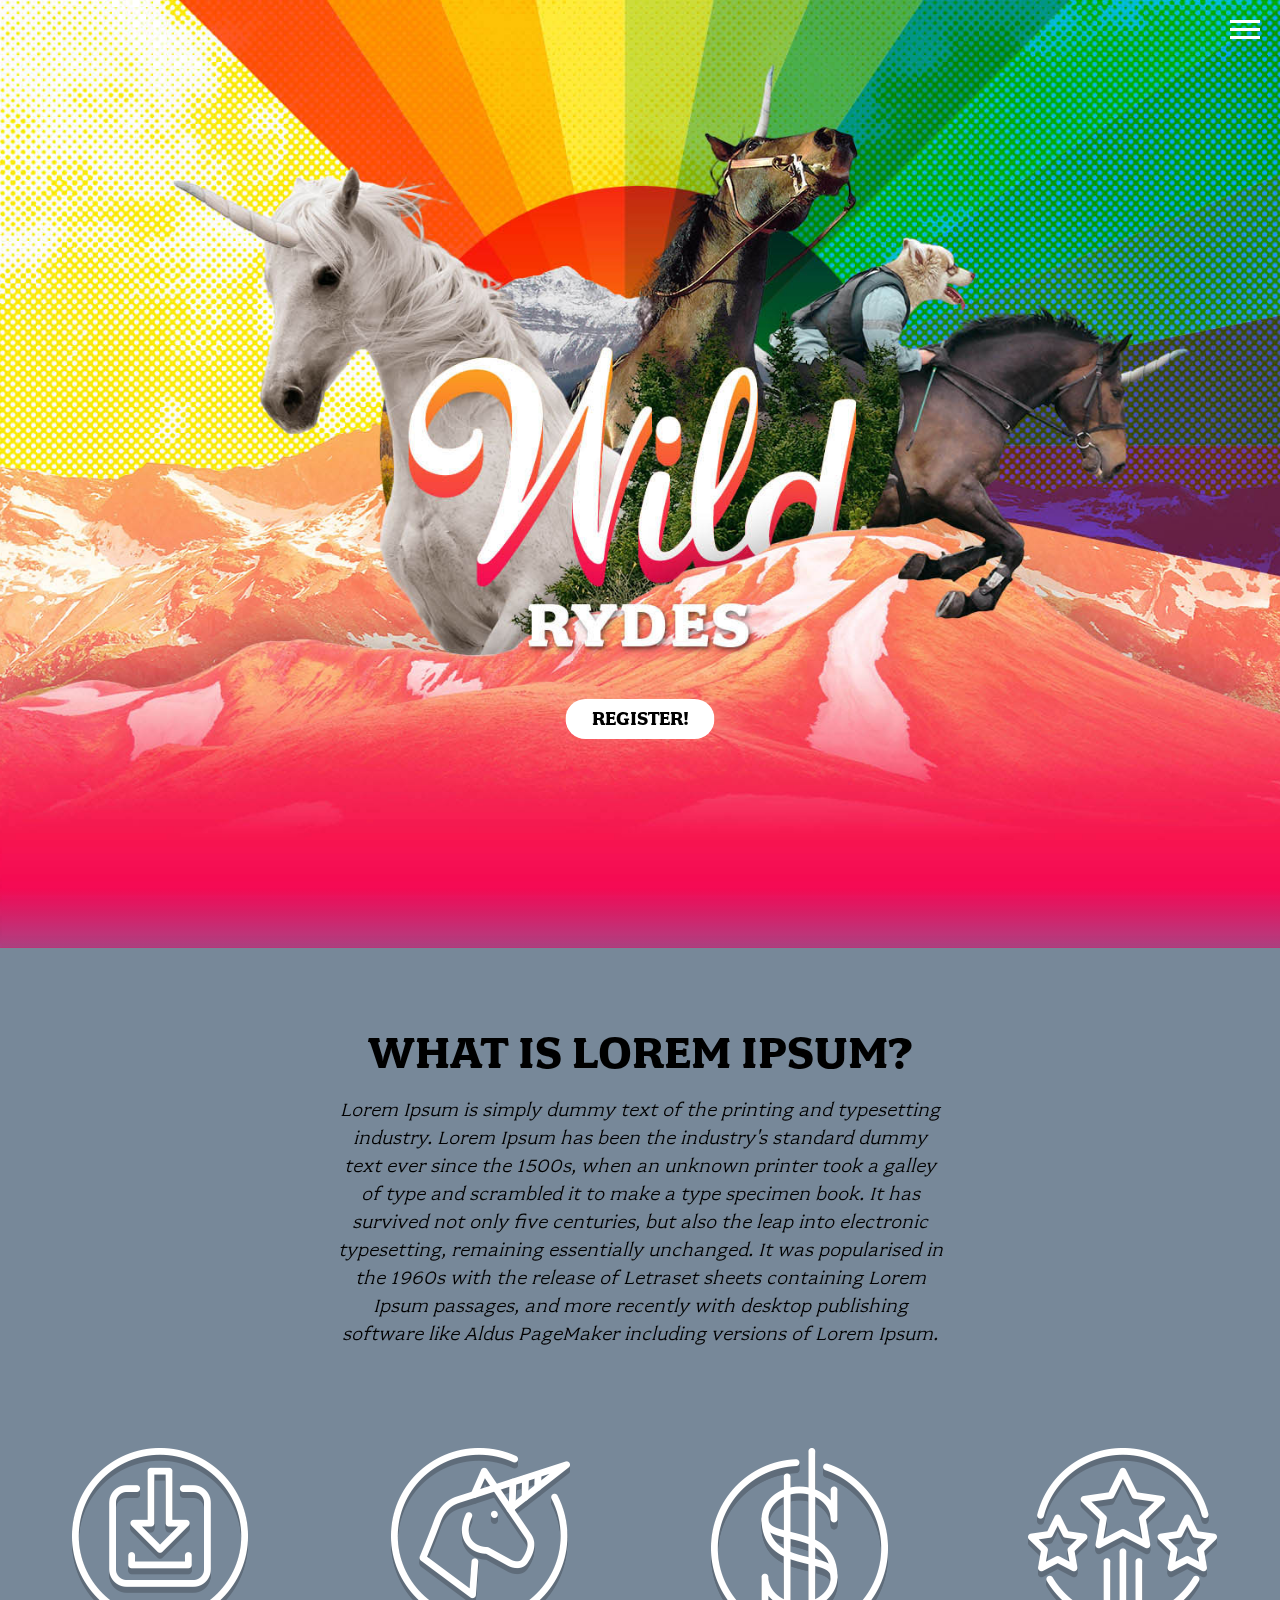
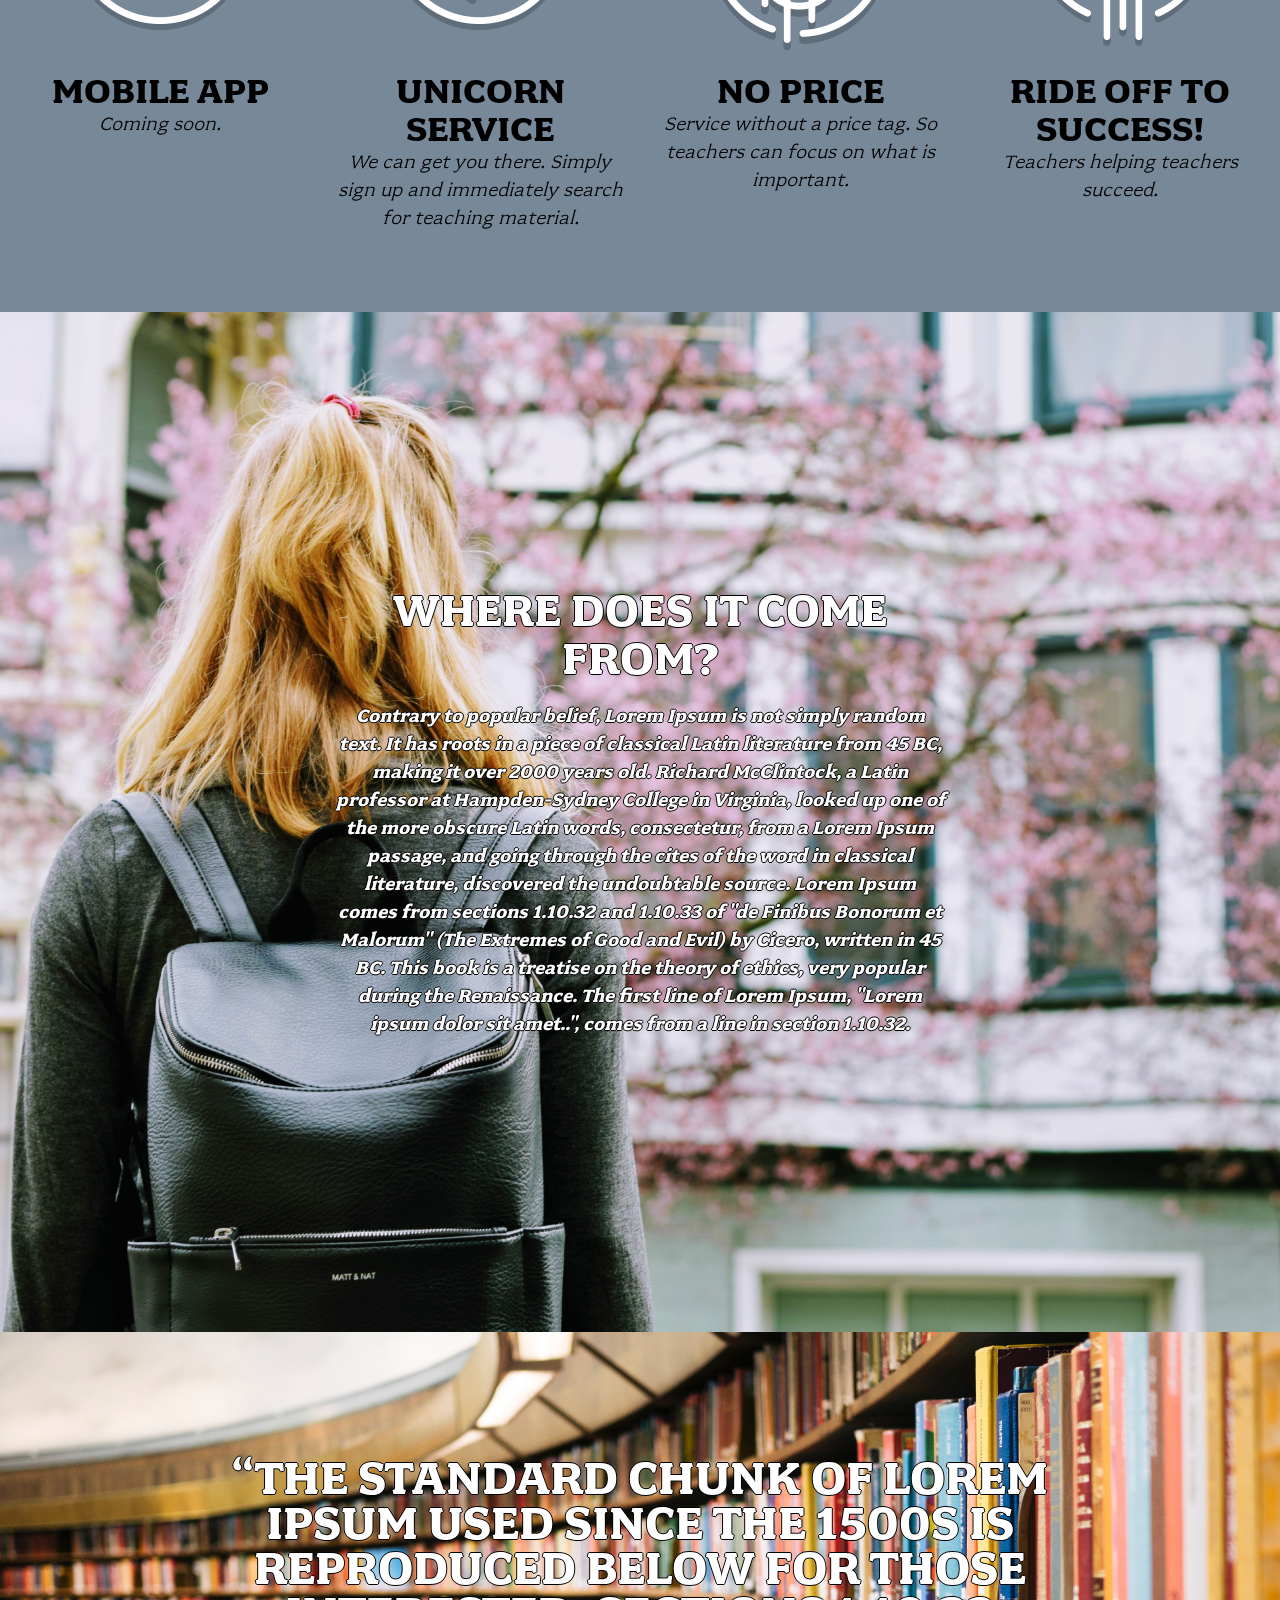
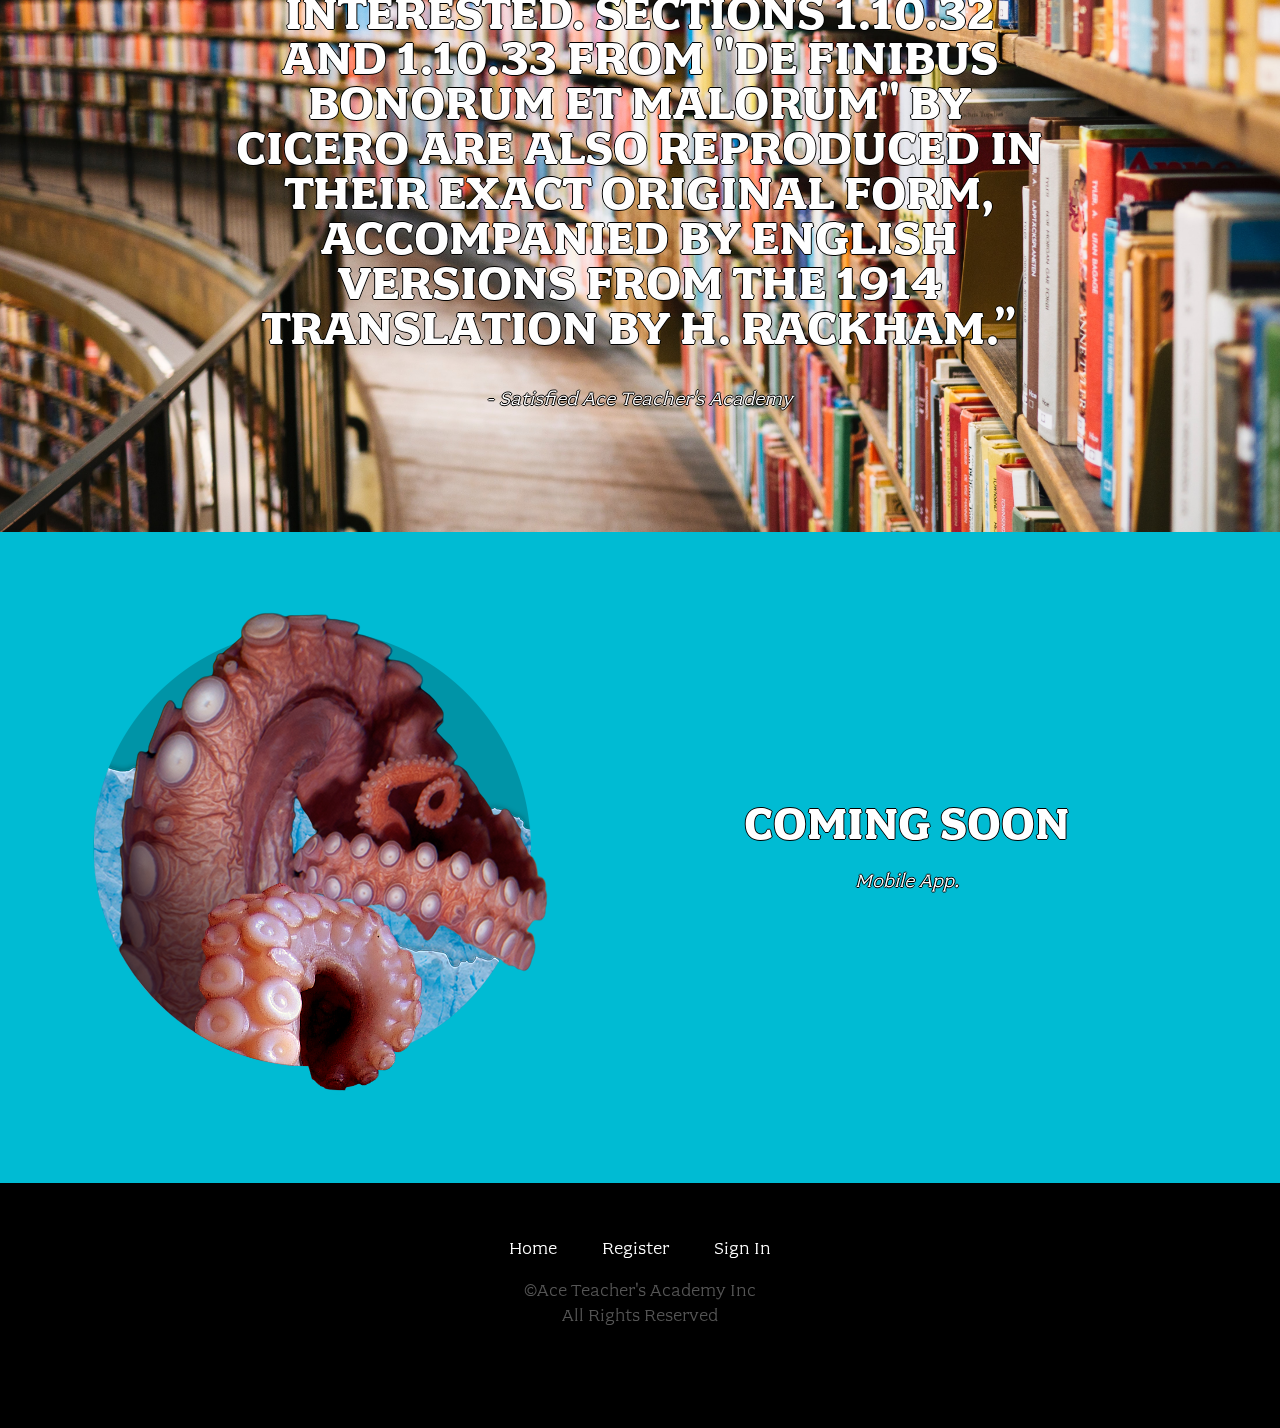
<file: index.html>
<!doctype html>
<html class="no-js" lang="">
<head>
  <meta charset="utf-8">
  <meta name="description" content="">
  <meta name="viewport" content="width=device-width, initial-scale=1">
  <title>Ace Teacher's Academy</title>

  <link rel="stylesheet" href="css/font.css">
  <link rel="stylesheet" href="css/main.css">

  <script src="js/vendor/modernizr.js"></script>
</head>
<body class="page-home">

  <header class="site-header">
    <h1 class="title">Ace Teacher's Academy</h1>
    <nav class="site-nav">
      <ul>
        <li><a href="index.html">Home</a></li>
        <!--li><a href="unicorns.html">Meet the Unicorns</a></li-->
        <!--li><a href="investors.html">Investors &amp; Board of Directors</a></li-->
        <!--li><a href="faq.html">FAQ</a></li-->
        <li><a href="register.html">Register</a></li>
        <!--li><a href="apply.html">Apply</a></li-->
        <li><a href="signin.html">Sign In</a></li>
      </ul>
    </nav>
    <button type="button" class="btn-menu"><span>Menu</span></button>
    <a class="home-button" href="register.html">Register!</a>
  </header>

  <section class="home-about">
    <div class="row column large-9 xlarge-6 xxlarge-4">
      <h2 class="section-title">What is Lorem Ipsum?</h2>
      <p class="content">
        Lorem Ipsum is simply dummy text of the printing and typesetting industry. Lorem Ipsum has been the industry's standard dummy text ever since the 1500s, when an unknown printer took a galley of type and scrambled it to make a type specimen book. It has survived not only five centuries, but also the leap into electronic typesetting, remaining essentially unchanged. It was popularised in the 1960s with the release of Letraset sheets containing Lorem Ipsum passages, and more recently with desktop publishing software like Aldus PageMaker including versions of Lorem Ipsum.
      </p>
    </div>

      
    <div class="row medium-up-2 large-up-4">
      <div class="column">
        <div class="home-about-block">
          <h3 class="title icon-download">Mobile App</h3>
          <p class="content">Coming soon.</p>
        </div>
      </div>

      <div class="column">
        <div class="home-about-block">
          <h3 class="title icon-unicorn">Unicorn Service</h3>
          <p class="content">We can get you there. Simply sign up and immediately search for teaching material.</p>
        </div>
      </div>

      <div class="column">
        <div class="home-about-block">
          <h3 class="title icon-price">No Price</h3>
          <p class="content">Service without a price tag. So teachers can focus on what is important.</p>
        </div>
      </div>

      <div class="column">
        <div class="home-about-block">
          <h3 class="title icon-success">Ride off to success!</h3>
          <p class="content">Teachers helping teachers succeed.</p>
        </div>
      </div>
    </div>
  </section>

    
  <section class="home-story">
    <div class="row column large-9 xlarge-6 xxlarge-4">
      <h2 class="section-title">Where does it come from?</h2>
      <p class="content">
        Contrary to popular belief, Lorem Ipsum is not simply random text. It has roots in a piece of classical Latin literature from 45 BC, making it over 2000 years old. Richard McClintock, a Latin professor at Hampden-Sydney College in Virginia, looked up one of the more obscure Latin words, consectetur, from a Lorem Ipsum passage, and going through the cites of the word in classical literature, discovered the undoubtable source. Lorem Ipsum comes from sections 1.10.32 and 1.10.33 of "de Finibus Bonorum et Malorum" (The Extremes of Good and Evil) by Cicero, written in 45 BC. This book is a treatise on the theory of ethics, very popular during the Renaissance. The first line of Lorem Ipsum, "Lorem ipsum dolor sit amet..", comes from a line in section 1.10.32.
      </p>
    </div>
  </section>

  <!--section class="home-sign-up">
    <div class="row column">
      <img class="icon-w" src="images/wr-home-W.png">

      <form onsubmit="javascript:void(0);">
        <input type="email" placeholder="Enter your email address">
        <button type="button">Submit</button>
      </form>

      <h2 class="section-title">Sign Up</h2>

      <p class="content">Wild Rydes is coming soon! Enter your email to enter the limited private beta</p>

      <div class="apps">
        <a class="app-icon" href=""><img src="images/wr-home-apple.png"></a>
        <a class="app-icon" href=""><img src="images/wr-home-google.png"></a>
        <a class="app-icon" href=""><img src="images/wr-home-blackberry.png"></a>
        <a class="app-icon" href=""><img src="images/wr-home-Xiaomi.png"></a>
      </div>

      <div class="social">
        <a class="icon-fb" href="">Facebook</a>
        <a class="icon-tw" href="">Twitter</a>
        <a class="icon-ig" href="">Instagram</a>
        <a class="icon-wc" href="">Wechat</a>
        <a class="icon-wb" href="">Weibo</a>
      </div>
    </div>
  </section-->

  <section class="home-quote">
    <div class="row column medium-8 xxlarge-6">
      <div class="quote-wrap">
        <div class="quote">
          “The standard chunk of Lorem Ipsum used since the 1500s is reproduced below for those interested. Sections 1.10.32 and 1.10.33 from "de Finibus Bonorum et Malorum" by Cicero are also reproduced in their exact original form, accompanied by English versions from the 1914 translation by H. Rackham.”
        </div>
        <div class="quoter">- Satisfied Ace Teacher's Academy</div>
      </div>
    </div>
  </section>

  <section class="kraken-callout">
    <div class="row">
      <div class="columns medium-6 xxlarge-4 xxlarge-offset-2">
        <img src="images/wr-home-kraken.png">
      </div>

      <div class="columns medium-6 xlarge-5 xxlarge-4">
        <h4 class="title">Coming Soon</h4>
        <p class="content">
          Mobile App.
        </p>
      </div>
    </div>
  </section>

  <footer class="site-footer">
    <div class="row column">
      <nav class="footer-nav">
        <ul>
          <li><a href="index.html">Home</a></li>
          <!--li><a href="unicorns.html">Meet the Unicorns</a></li-->
          <!--li><a href="investors.html">Investors & Board of Directors</a></li-->
          <!--li><a href="faq.html">FAQ</a></li-->
          <!--li><a href="apply.html">Apply</a></li-->
          <li><a href="register.html">Register</a></li>
          <li><a href="signin.html">Sign In</a></li>
        </ul>
      </nav>
    </div>

    <div class="row column">
      <div class="footer-legal">
        &copy;Ace Teacher's Academy Inc<br>
        All Rights Reserved
      </div>
    </div>
  </footer>

  <script src="js/vendor.js"></script>

  <script src="js/main.js"></script>
</body>
</html>
</file>
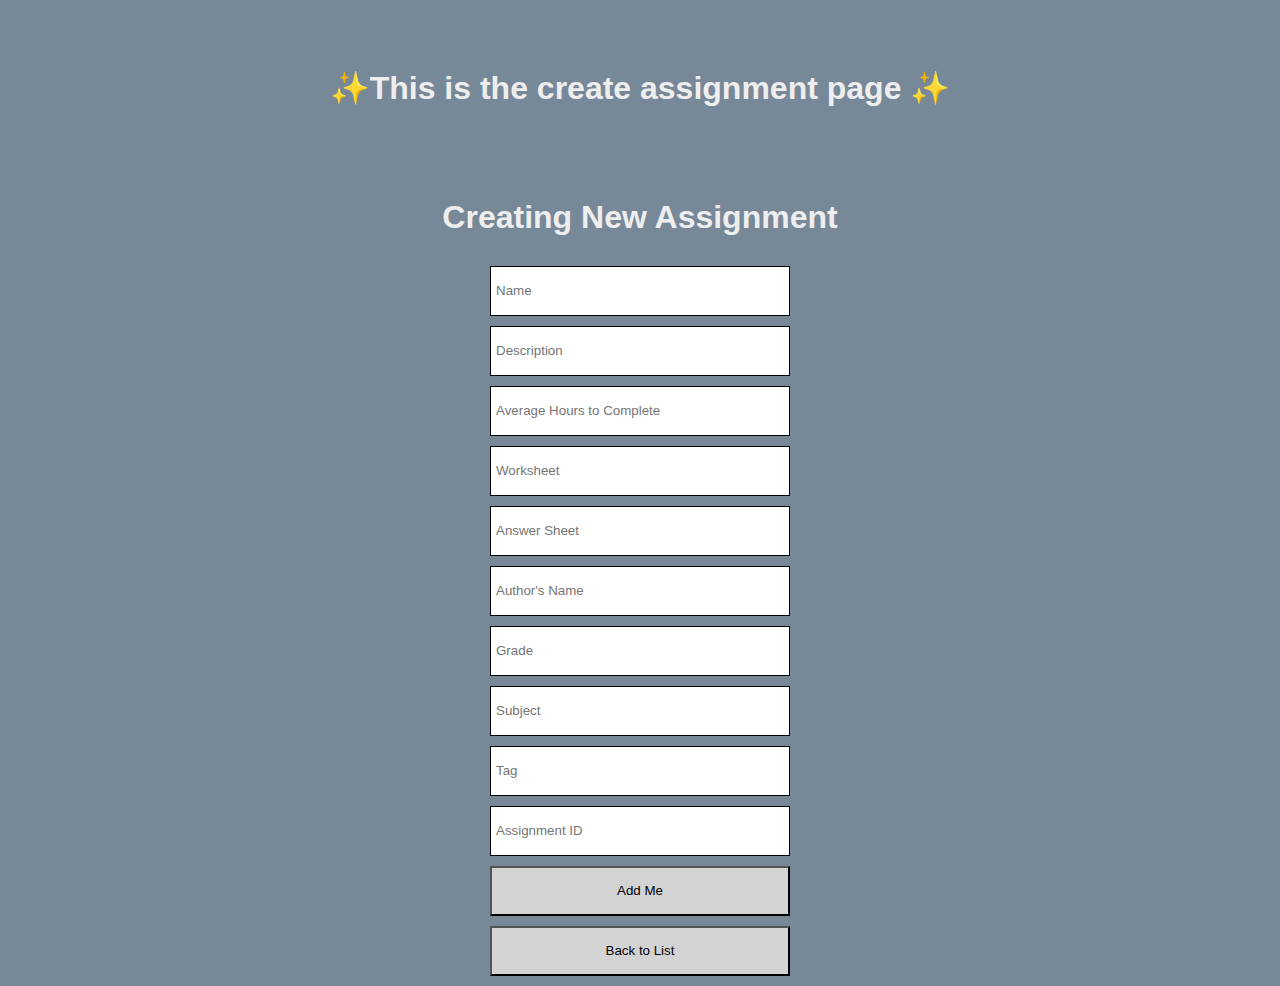
<file: createassignment.html>
<!DOCTYPE html>
<html>

<head>
    <meta charset="utf-8">
    <meta name="viewport" content="initial-scale=1,maximum-scale=1,user-scalable=no">
    <title>Ace Teacher's Academy</title>
    
    <meta charset="utf-8">
    <meta http-equiv="X-UA-Compatible" content="IE=edge">
    <meta name="viewport" content="width=device-width, initial-scale=1">
    <meta name="description" content="Serverless web application example">
    <meta name="author" content="">

    <link rel="stylesheet" href="https://js.arcgis.com/4.3/esri/css/main.css">
    <link rel="stylesheet" href="css/app.css" />
    
    <script src="js/CRUDList.js"></script>
    
    <style>
        
    input {
      display: block;
      margin: auto;
      width: 300px;
      height: 50px;
      padding: 5px;
      margin-bottom: 10px;
    }

    input[type=text] {
      border: 1px solid black;    
      background-color: white; 
    }

    input[type=button] {
      display: block;
      background-color: lightgrey; 
    }

    input[type=button]:hover {
      background-color: grey; 
    }

    </style>

</head>
    
<body>

    <!--header class="site-header">
        <h1 class="title">Ace Teacher's Academy</h1>
        <nav class="site-nav">
          <ul>
            <li><a href="index.html">Home</a></li>
            <li><a href="ride.html">Search Page</a></li>
            <li><a href="ride.html">Create a Assignment</a></li>
            <li><a id="signOut" href="signedout.html">Sign Out</a></li>
          </ul>
        </nav>
        <button type="button" class="btn-menu"><span>Menu</span></button>
    </header--> 

        <div class="container">
            <h1>&#x2728;This is the create assignment page &#x2728;</h1>
        </div>
        
    <section class="form-wrap">
        <h1>Creating New Assignment</h1>
            <form id="registrationForm">
                
              <input type="text" id="aname" placeholder="Name" pattern=".*" required>
              <input type="text" id="adescription" placeholder="Description" pattern=".*" required>
              <input type="text" id="ahours" placeholder="Average Hours to Complete" pattern=".*" required>
              <input type="text" id="aworksheet" placeholder="Worksheet" pattern=".*" required>
              <input type="text" id="aanswersheet" placeholder="Answer Sheet" pattern=".*" required>
              <input type="text" id="auser_id" placeholder="Author's Name" pattern=".*" required>
              <input type="text" id="agrade" placeholder="Grade" pattern=".*" required>
              <input type="text" id="asubject" placeholder="Subject" pattern=".*" required>
              <input type="text" id="atag" placeholder="Tag" pattern=".*" required>
              <input type="text" id="aassignment_id" placeholder="Assignment ID" pattern=".*" required>

              <input type="button" onclick="addAssignment()" value="Add Me">
              <input type="button" onclick="window.location.href='ride.html';" value="Back to List" />
            </form>
    </section>
    
    
    <script src="js/app.js"></script>

    <script src="js/vendor/jquery-3.1.0.js"></script>
    <script src="js/vendor/bootstrap.min.js"></script>
    <script src="js/vendor/aws-cognito-sdk.min.js"></script>
    <script src="js/vendor/amazon-cognito-identity.min.js"></script>
    <script src="https://js.arcgis.com/4.3/"></script>
    <script src="js/config.js"></script>
    <script src="js/cognito-auth.js"></script>
    <script src="js/esri-map.js"></script>
</body>

</html>
</file>
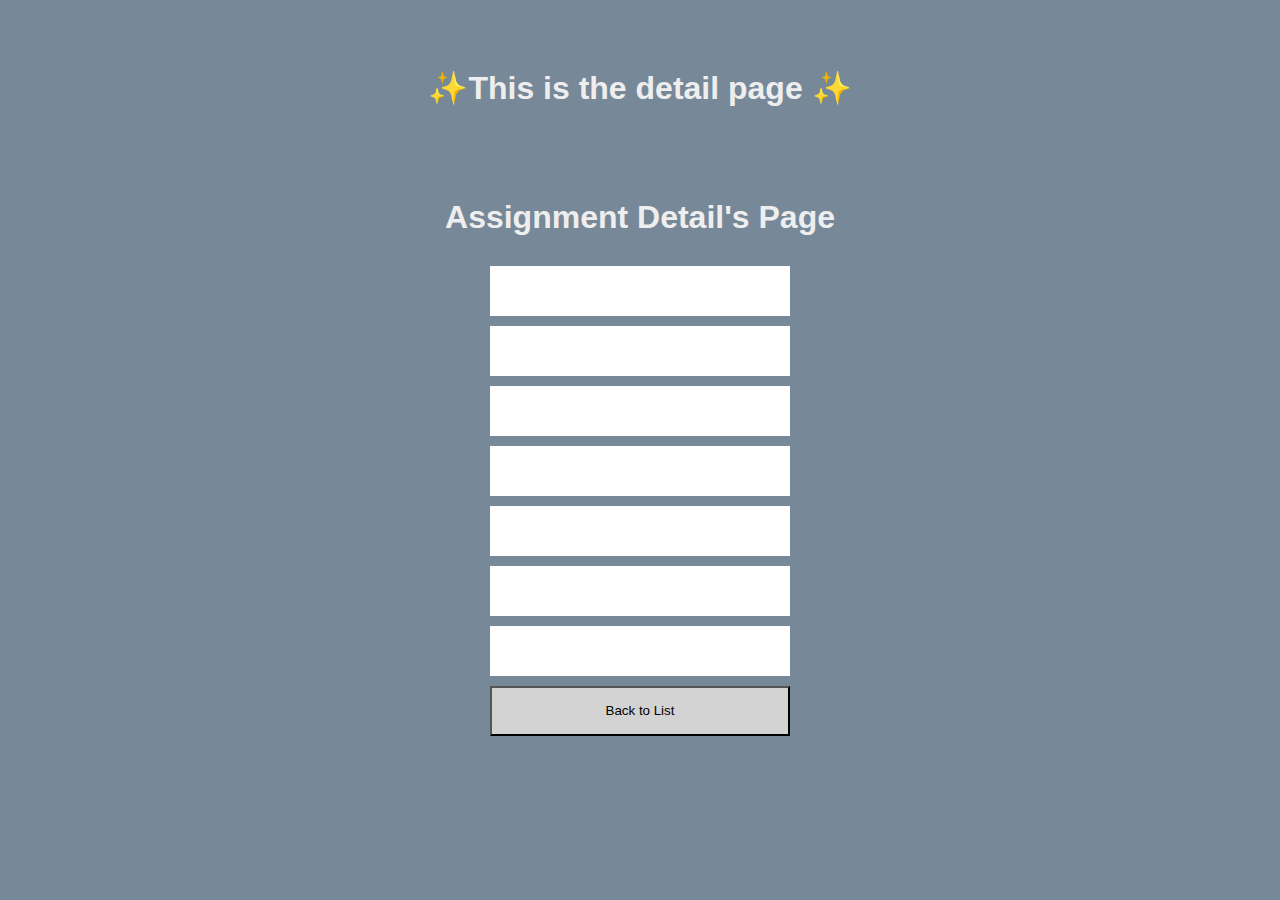
<file: details.html>
<!DOCTYPE html>
<html>

<head>
    <meta charset="utf-8">
    <meta name="viewport" content="initial-scale=1,maximum-scale=1,user-scalable=no">
    <title>Ace Teacher's Academy</title>
    
    <meta charset="utf-8">
    <meta http-equiv="X-UA-Compatible" content="IE=edge">
    <meta name="viewport" content="width=device-width, initial-scale=1">
    <meta name="description" content="Serverless web application example">
    <meta name="author" content="">

    <link rel="stylesheet" href="https://js.arcgis.com/4.3/esri/css/main.css">
    <link rel="stylesheet" href="css/app.css" />
    
    <style>
    input, label {
      display: block;
      margin: auto;
      width: 300px;
      height: 50px;
      padding: 5px;
      margin-bottom: 10px;
      background-color: white; 
    }
        
    input[type=button] {
      display: block;
      background-color: lightgrey; 
    }

    input[type=button]:hover {
      background-color: grey; 
    }
    </style>
    
    <script>
        
    async function getOne(id) {
    await fetch('https://dmwxjh34he.execute-api.us-east-1.amazonaws.com/dev/EZAFunc/assignments/' + id + '/', {
      headers : { 
        'Content-Type': 'application/json',
        'Accept': 'application/json'
       }

    })
        .then(function (response) {
            console.log(response);
            return response.json();
        })
        .then(function (data) {
            console.log(data);
            document.getElementById('dassignment_id').innerHTML = 'Assignment id: ' + data.assignment_id+"<br>";
            document.getElementById('dname').innerHTML = ' Name: ' + data.name+"<br>";
            document.getElementById('ddescription').innerHTML = ' Description: '+ data.description+"<br>";
            document.getElementById('dhours').innerHTML = ' Average hours to complete: ' + data.average_hours_to_complete+"<br>";
            document.getElementById('dworksheet').innerHTML = ' Workseet: ' + data.worksheet+"<br>";
            document.getElementById('danswersheet').innerHTML = ' answersheet: ' + data.answersheet+"<br>";
            document.getElementById('duser_id').innerHTML = ' User_ID: ' + data.user_id+"<br>";
        });
        }
    </script>

</head>
    
<body onload="getOne(1)">

    <!--header class="site-header">
        <h1 class="title">Ace Teacher's Academy</h1>
        <nav class="site-nav">
          <ul>
            <li><a href="index.html">Home</a></li>
            <li><a href="ride.html">Search Page</a></li>
            <li><a href="createassignment.html">Create a Assignment</a></li>
            <li><a id="signOut" href="signedout.html">Sign Out</a></li>
          </ul>
        </nav>
        <button type="button" class="btn-menu"><span>Menu</span></button>
    </header--> 

        <div class="container">
            <h1>&#x2728;This is the detail page &#x2728;</h1>
        </div>
        
        <section class="form-wrap">
        <h1>Assignment Detail's Page</h1>
            <form id="displayDatails">
                <label type="text" id="dassignment_id" placeholder="Assignment ID"></label>
              <label type="text" id="dname" placeholder="Name"></label>
              <label type="text" id="ddescription" placeholder="Description"></label>
              <label type="text" id="dhours" placeholder="Average Hours to Complete" pattern=".*" required></label>
              <label type="text" id="dworksheet" placeholder="Worksheet" pattern=".*" required></label>
              <label type="text" id="danswersheet" placeholder="Answer Sheet" pattern=".*" required></label>
              <label type="text" id="duser_id" placeholder="User ID" pattern=".*" required></label>

              <!--input type="button" onclick="window.location.href='assignmentUpdate.html'" value="Edit"--->
              <!--input type="button" onclick="toDelete()" value="Delete"-->
              <input type="button" onclick="window.location.href='ride.html';" value="Back to List" />
            </form>
    </section>
    
    
    <script src="js/app.js"></script>

    <script src="js/vendor/jquery-3.1.0.js"></script>
    <script src="js/vendor/bootstrap.min.js"></script>
    <script src="js/vendor/aws-cognito-sdk.min.js"></script>
    <script src="js/vendor/amazon-cognito-identity.min.js"></script>
    <script src="https://js.arcgis.com/4.3/"></script>
    <script src="js/config.js"></script>
    <script src="js/cognito-auth.js"></script>
    <script src="js/esri-map.js"></script>
</body>

</html>
</file>
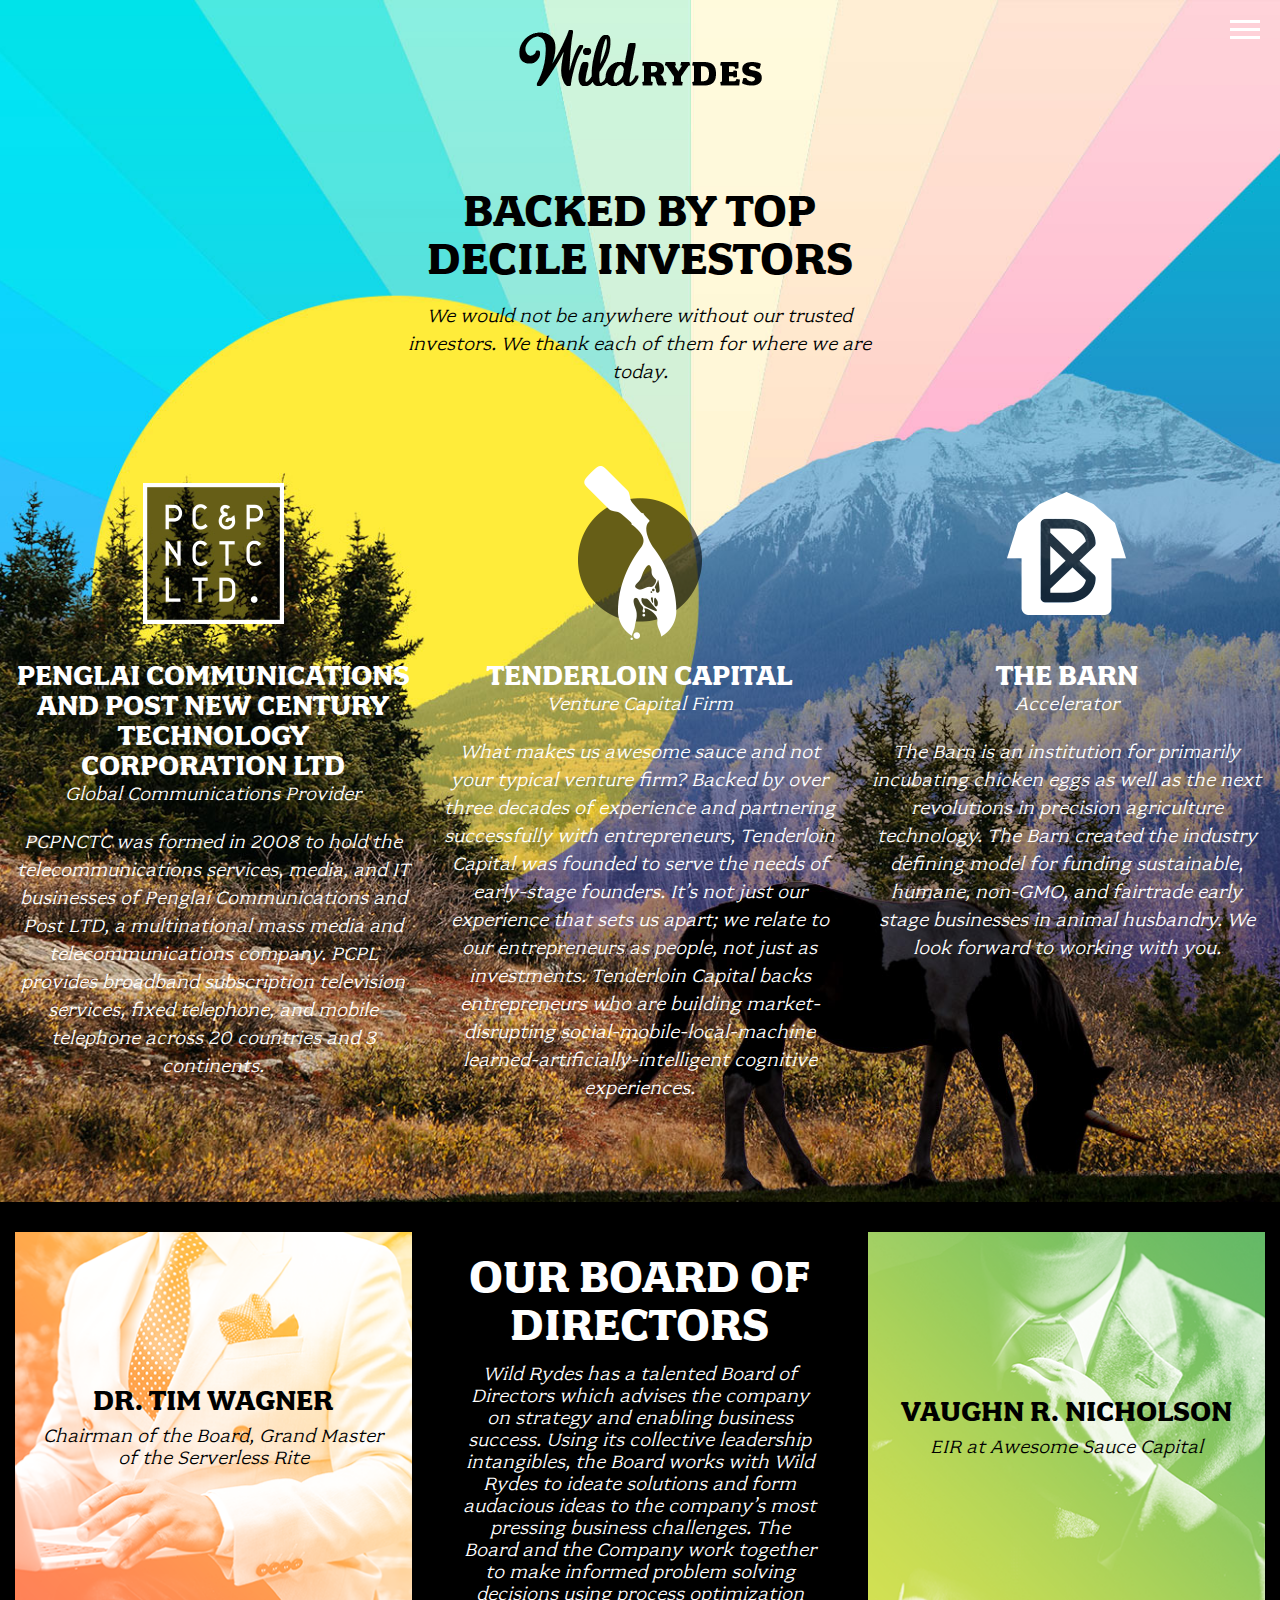
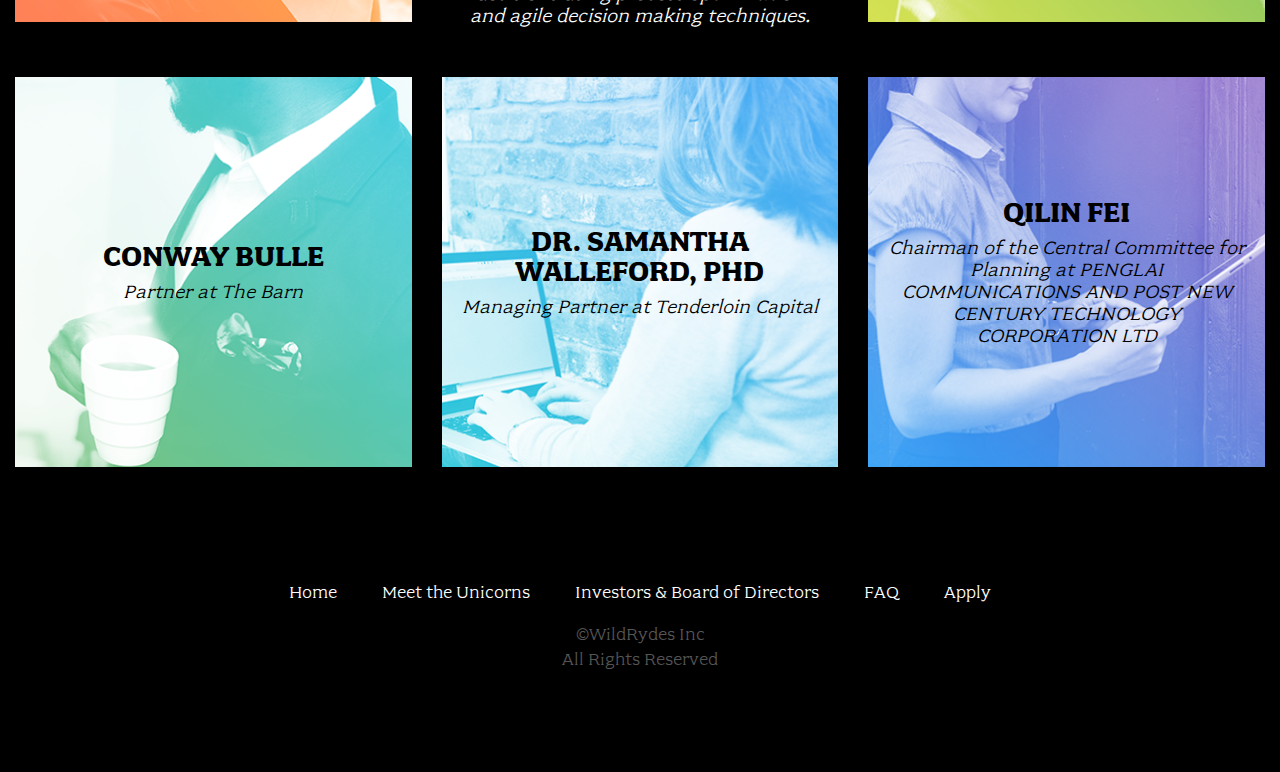
<file: investors.html>
<!doctype html>
<html class="no-js" lang="">
<head>
  <meta charset="utf-8">
  <meta name="description" content="">
  <meta name="viewport" content="width=device-width, initial-scale=1">
  <title>Investors &amp; Board of Directors - Ace Teacher's Academy</title>

  <link rel="stylesheet" href="css/font.css">
  <link rel="stylesheet" href="css/main.css">

  <script src="js/vendor/modernizr.js"></script>
</head>
<body class="page-investors">

  <div class="top-section">
    <header class="site-header">
      <div class="site-logo dark">Ace Teacher's Academy</div>

      <div class="row column medium-8 large-6 xlarge-5 xxlarge-4">
        <h1 class="title">Backed By Top Decile Investors</h1>
        <p class="content">
          We would not be anywhere without our trusted investors. We thank each of them for where we are today.
        </p>
      </div>

      <nav class="site-nav">
        <ul>
          <li><a href="index.html">Home</a></li>
          <li><a href="unicorns.html">Meet the Unicorns</a></li>
          <li><a href="investors.html">Investors & Board of Directors</a></li>
          <li><a href="faq.html">FAQ</a></li>
          <li><a href="apply.html">Apply</a></li>
        </ul>
      </nav>
      <button type="button" class="btn-menu"><span>Menu</span></button>
    </header>

    <div class="investors-list">
      <div class="row">
        <div class="columns large-4">
          <div class="investor">
            <h2 class="title pcp">Penglai Communications and Post New Century Technology Corporation Ltd</h2>
            <div class="subtitle">Global Communications Provider</div>
            <p class="content">
              PCPNCTC was formed in 2008 to hold the telecommunications services, media, and IT businesses of Penglai Communications and Post LTD, a multinational mass media and telecommunications company. PCPL provides broadband subscription television services, fixed telephone, and mobile telephone across 20 countries and 3 continents.
            </p>
          </div>
        </div>

        <div class="columns large-4">
          <div class="investor">
            <h2 class="title awesome">Tenderloin Capital</h2>
            <div class="subtitle">Venture Capital Firm</div>
            <p class="content">
              What makes us awesome sauce and not your typical venture firm? Backed by over three decades of experience and partnering successfully with entrepreneurs, Tenderloin Capital was founded to serve the needs of early-stage founders. It’s not just our experience that sets us apart; we relate to our entrepreneurs as people, not just as investments. Tenderloin Capital backs entrepreneurs who are building market-disrupting social-mobile-local-machine learned-artificially-intelligent cognitive experiences.
            </p>
          </div>
        </div>

        <div class="columns large-4">
          <div class="investor">
            <h2 class="title barn">The Barn</h2>
            <div class="subtitle">Accelerator</div>
            <p class="content">
              The Barn is an institution for primarily incubating chicken eggs as well as the next revolutions in precision agriculture technology. The Barn created the industry defining model for funding sustainable, humane, non-GMO, and fairtrade early stage businesses in animal husbandry. We look forward to working with you.
            </p>
          </div>
        </div>
      </div>
    </div>
  </div>

  <section class="board-directors">
    <div class="row">
      <div class="columns large-4 large-push-4">
        <div class="intro block">
          <h2 class="title">Our Board of Directors</h2>
          <p class="content">
            Wild Rydes has a talented Board of Directors which advises the company on strategy and enabling business success. Using its collective leadership intangibles, the Board works with Wild Rydes to ideate solutions and form audacious ideas to the company’s most pressing business challenges. The Board and the Company work together to make informed problem solving decisions using process optimization and agile decision making techniques.
          </p>
        </div>
      </div>

      <div class="columns large-4 large-pull-4">
        <div class="one block">
          <h3 class="title">Dr. Tim Wagner</h3>
          <p class="content">Chairman of the Board, Grand Master of the Serverless Rite</p>
        </div>
      </div>

      <div class="columns large-4">
        <div class="two block">
          <h3 class="title">Vaughn R. Nicholson</h3>
          <p class="content">EIR at Awesome Sauce Capital</p>
        </div>
      </div>
    </div>

    <div class="row">
      <div class="columns large-4">
        <div class="three block">
          <h3 class="title">Conway Bulle</h3>
          <p class="content">Partner at The Barn</p>
        </div>
      </div>

      <div class="columns large-4">
        <div class="four block">
          <h3 class="title">Dr. Samantha Walleford, PhD</h3>
          <p class="content">Managing Partner at Tenderloin Capital</p>
        </div>
      </div>

      <div class="columns large-4">
        <div class="five block">
          <h3 class="title">Qilin Fei</h3>
          <p class="content">Chairman of the Central Committee for Planning at PENGLAI COMMUNICATIONS AND POST NEW CENTURY TECHNOLOGY CORPORATION LTD</p>
        </div>
      </div>
    </div>
  </section>

  <footer class="site-footer">
    <div class="row column">
      <nav class="footer-nav">
        <ul>
          <li><a href="index.html">Home</a></li>
          <li><a href="unicorns.html">Meet the Unicorns</a></li>
          <li><a href="investors.html">Investors & Board of Directors</a></li>
          <li><a href="faq.html">FAQ</a></li>
          <li><a href="apply.html">Apply</a></li>
        </ul>
      </nav>
    </div>

    <div class="row column">
      <div class="footer-legal">
        &copy;WildRydes Inc<br>
        All Rights Reserved
      </div>
    </div>
  </footer>

  <script src="js/vendor.js"></script>

  <script src="js/main.js"></script>
</body>
</html>
</file>
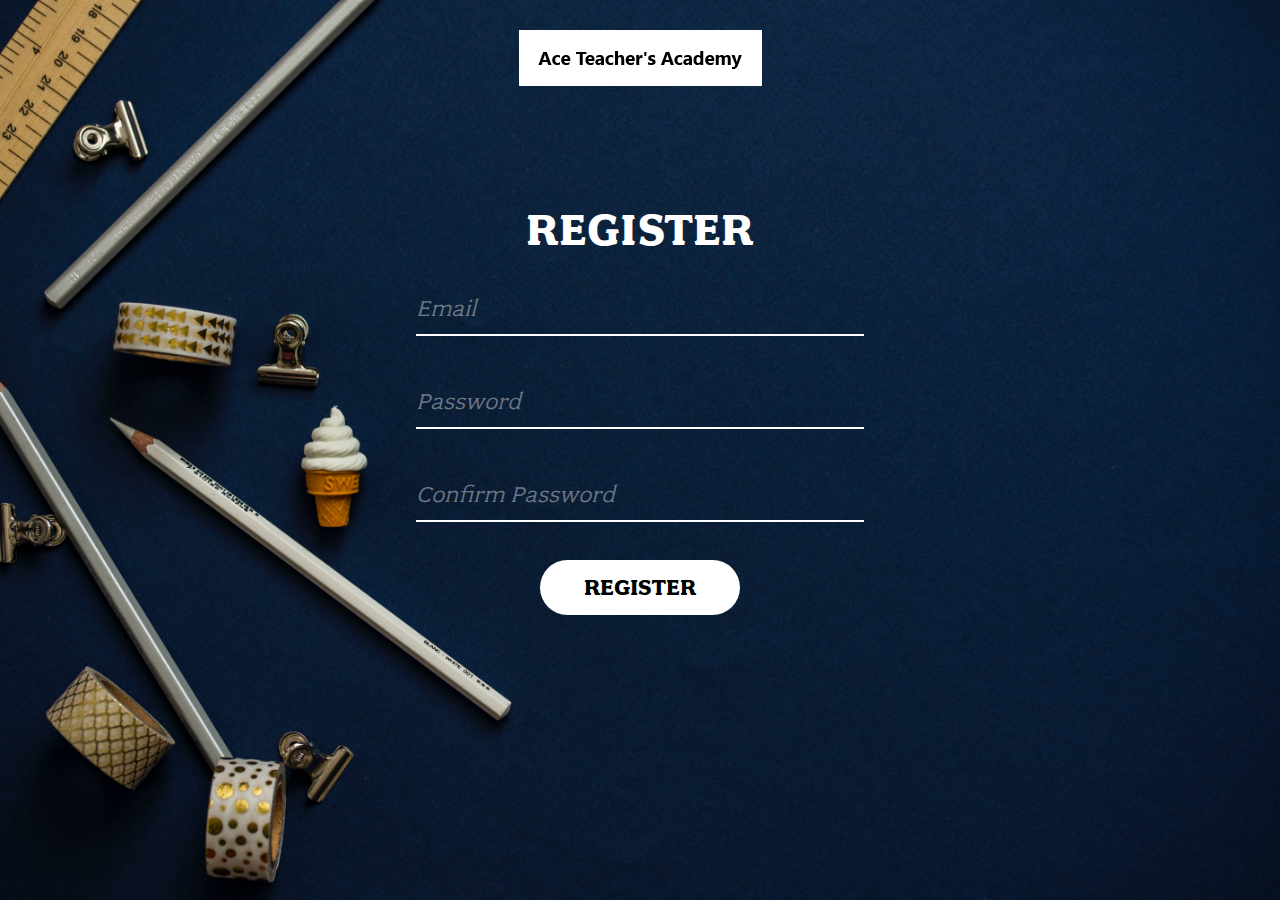
<file: register.html>
<!DOCTYPE html>
<!--[if lt IE 7]>      <html class="no-js lt-ie9 lt-ie8 lt-ie7"> <![endif]-->
<!--[if IE 7]>         <html class="no-js lt-ie9 lt-ie8"> <![endif]-->
<!--[if IE 8]>         <html class="no-js lt-ie9"> <![endif]-->
<!--[if gt IE 8]><!--> <html class="no-js"> <!--<![endif]-->
    <head>
        <meta charset="utf-8">
        <meta http-equiv="X-UA-Compatible" content="IE=edge,chrome=1">
        <title></title>
        <meta name="description" content="">
        <meta name="viewport" content="width=device-width">

        <!-- Place favicon.ico and apple-touch-icon.png in the root directory -->

        <link rel="stylesheet" href="css/font.css">
        <link rel="stylesheet" href="css/normalize.css">
        <link rel="stylesheet" href="css/index.css">
        <link rel="stylesheet" href="/css/message.css">
    </head>
    <body>
        <!--[if lt IE 7]>
            <p class="chromeframe">You are using an <strong>outdated</strong> browser. Please <a href="http://browsehappy.com/">upgrade your browser</a> or <a href="http://www.google.com/chromeframe/?redirect=true">activate Google Chrome Frame</a> to improve your experience.</p>
        <![endif]-->

        <div id="noCognitoMessage" class="configMessage" style="display: none;">
            <div class="backdrop"></div>
            <div class="panel panel-default">
                <div class="panel-heading">
                    <h3 class="panel-title">No Cognito User Pool Configured</h3>
                </div>
                <div class="panel-body">
                    <p>There is no user pool configured in <a href="/js/config.js">/js/config.js</a>. You'll configure this in Module 2 of the workshop.</p>
                </div>
            </div>
        </div>

        <header>
          <img src="images/logo.png">
        </header>

        <section class="form-wrap">
            <h1>Register</h1>
            <form id="registrationForm">
              <input type="email" id="emailInputRegister" placeholder="Email" pattern=".*" required>
              <input type="password" id="passwordInputRegister" placeholder="Password" pattern=".*" required>
              <input type="password" id="password2InputRegister" placeholder="Confirm Password" pattern=".*" required>

              <input type="submit" value="Register">
            </form>
        </section>

        <script src="js/vendor/jquery-3.1.0.js"></script>
        <script src="js/vendor/bootstrap.min.js"></script>
        <script src="js/vendor/aws-cognito-sdk.min.js"></script>
        <script src="js/vendor/amazon-cognito-identity.min.js"></script>
        <script src="js/config.js"></script>
        <script src="js/cognito-auth.js"></script>
    </body>
</html>
</file>
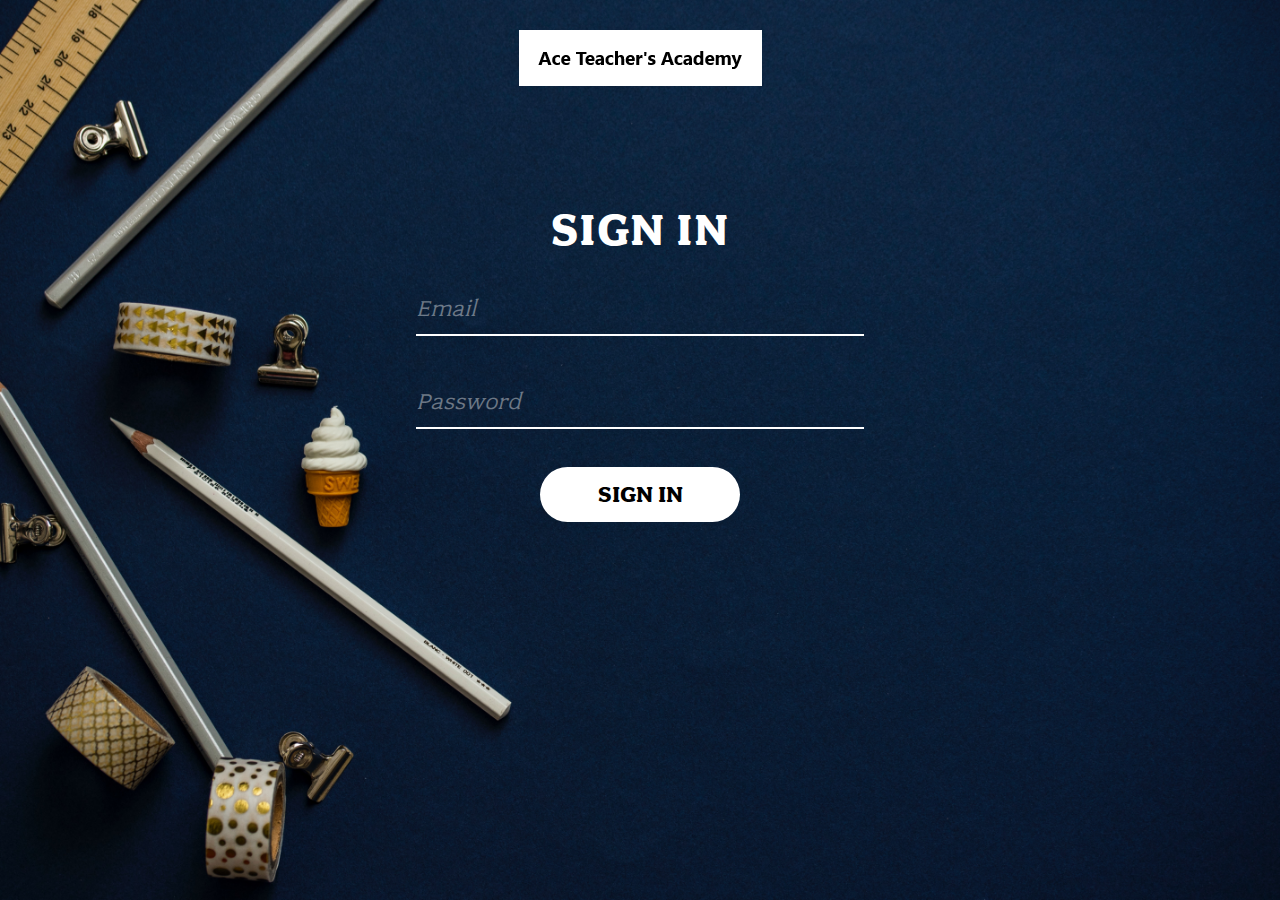
<file: signin.html>
<!DOCTYPE html>
<!--[if lt IE 7]>      <html class="no-js lt-ie9 lt-ie8 lt-ie7"> <![endif]-->
<!--[if IE 7]>         <html class="no-js lt-ie9 lt-ie8"> <![endif]-->
<!--[if IE 8]>         <html class="no-js lt-ie9"> <![endif]-->
<!--[if gt IE 8]><!--> <html class="no-js"> <!--<![endif]-->
    <head>
        <meta charset="utf-8">
        <meta http-equiv="X-UA-Compatible" content="IE=edge,chrome=1">
        <title></title>
        <meta name="description" content="">
        <meta name="viewport" content="width=device-width">

        <!-- Place favicon.ico and apple-touch-icon.png in the root directory -->

        <link rel="stylesheet" href="css/font.css">
        <link rel="stylesheet" href="css/normalize.css">
        <link rel="stylesheet" href="css/index.css">
        <link rel="stylesheet" href="/css/message.css">
    </head>
    <body>
        <!--[if lt IE 7]>
            <p class="chromeframe">You are using an <strong>outdated</strong> browser. Please <a href="http://browsehappy.com/">upgrade your browser</a> or <a href="http://www.google.com/chromeframe/?redirect=true">activate Google Chrome Frame</a> to improve your experience.</p>
        <![endif]-->

        <div id="noCognitoMessage" class="configMessage" style="display: none;">
            <div class="backdrop"></div>
            <div class="panel panel-default">
                <div class="panel-heading">
                    <h3 class="panel-title">No Cognito User Pool Configured</h3>
                </div>
                <div class="panel-body">
                    <p>There is no user pool configured in <a href="/js/config.js">/js/config.js</a>. You'll configure this in Module 2 of the workshop.</p>
                </div>
            </div>
        </div>

        <header>
          <img src="images/logo.png">
        </header>


        <section class="form-wrap">
            <h1>Sign In</h1>
            <form id="signinForm">
              <input type="email" id="emailInputSignin" placeholder="Email" required>
              <input type="password" id="passwordInputSignin" placeholder="Password" pattern=".*" required>

              <input type="submit" value="Sign in">
            </form>
        </section>

        <script src="js/vendor/jquery-3.1.0.js"></script>
        <script src="js/vendor/bootstrap.min.js"></script>
        <script src="js/vendor/aws-cognito-sdk.min.js"></script>
        <script src="js/vendor/amazon-cognito-identity.min.js"></script>
        <script src="js/config.js"></script>
        <script src="js/cognito-auth.js"></script>
    </body>
</html>
</file>
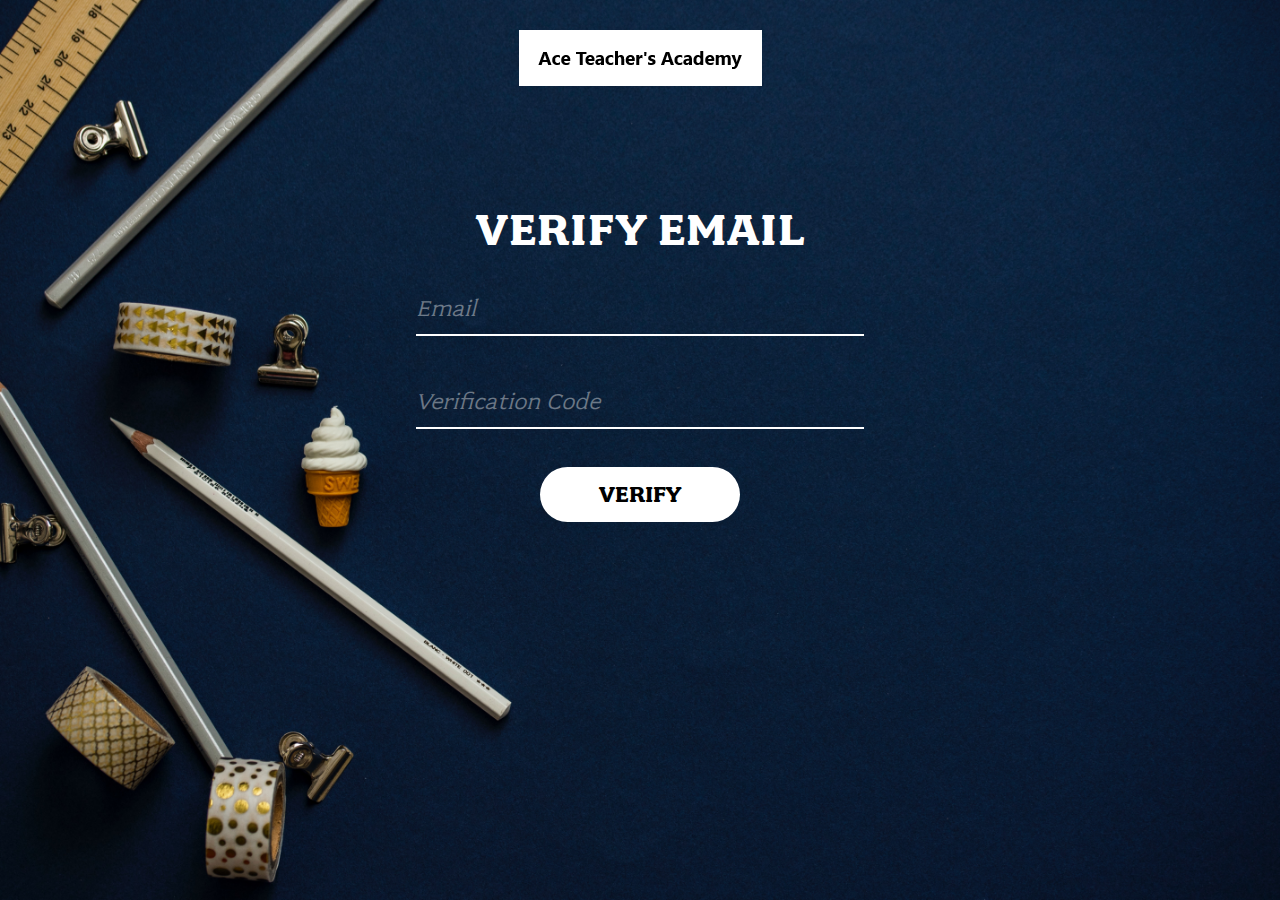
<file: verify.html>
<!DOCTYPE html>
<!--[if lt IE 7]>      <html class="no-js lt-ie9 lt-ie8 lt-ie7"> <![endif]-->
<!--[if IE 7]>         <html class="no-js lt-ie9 lt-ie8"> <![endif]-->
<!--[if IE 8]>         <html class="no-js lt-ie9"> <![endif]-->
<!--[if gt IE 8]><!--> <html class="no-js"> <!--<![endif]-->
    <head>
        <meta charset="utf-8">
        <meta http-equiv="X-UA-Compatible" content="IE=edge,chrome=1">
        <title></title>
        <meta name="description" content="">
        <meta name="viewport" content="width=device-width">

        <!-- Place favicon.ico and apple-touch-icon.png in the root directory -->

        <link rel="stylesheet" href="css/font.css">
        <link rel="stylesheet" href="css/normalize.css">
        <link rel="stylesheet" href="css/index.css">
        <link rel="stylesheet" href="/css/message.css">
    </head>
    <body>
        <!--[if lt IE 7]>
            <p class="chromeframe">You are using an <strong>outdated</strong> browser. Please <a href="http://browsehappy.com/">upgrade your browser</a> or <a href="http://www.google.com/chromeframe/?redirect=true">activate Google Chrome Frame</a> to improve your experience.</p>
        <![endif]-->

        <div id="noCognitoMessage" class="configMessage" style="display: none;">
            <div class="backdrop"></div>
            <div class="panel panel-default">
                <div class="panel-heading">
                    <h3 class="panel-title">No Cognito User Pool Configured</h3>
                </div>
                <div class="panel-body">
                    <p>There is no user pool configured in <a href="/js/config.js">/js/config.js</a>. You'll configure this in Module 2 of the workshop.</p>
                </div>
            </div>
        </div>

        <header>
          <img src="images/logo.png">
        </header>


        <section class="form-wrap">
            <h1>Verify Email</h1>
            <form id="verifyForm">
              <input type="email" id="emailInputVerify" placeholder="Email" required>
              <input type="text" id="codeInputVerify" placeholder="Verification Code" pattern=".*" required>

              <input type="submit" value="Verify">
            </form>
        </section>

        <script src="js/vendor/jquery-3.1.0.js"></script>
        <script src="js/vendor/bootstrap.min.js"></script>
        <script src="js/vendor/aws-cognito-sdk.min.js"></script>
        <script src="js/vendor/amazon-cognito-identity.min.js"></script>
        <script src="js/config.js"></script>
        <script src="js/cognito-auth.js"></script>
    </body>
</html>
</file>
<file: css/font.css>
@font-face {
    font-family: "fairplex-wide";
    font-style: normal;
    font-weight: 400;
    src: url("../fonts/fairplex-wide-n4.woff") format("woff2");
}
@font-face {
    font-family: "fairplex-wide";
    font-style: normal;
    font-weight: 700;
    src: url("../fonts/fairplex-wide-n7.woff") format("woff2");
}
</file>
<file: css/app.css>
body {
    font-family: sans-serif;
    background-color: #778899;
}

* {
    box-sizing: border-box;
}
h1 {
    color: #eee;
    margin-bottom: 30px;
    text-align: center;
}
.container {
    padding: 40px;
    margin: 0 auto;
    max-width: 1000px;
    text-align: center;
}

#charactersList {
    padding-inline-start: 0;
    display: grid;
    grid-template-columns: repeat(auto-fit, minmax(320px, 1fr));
    grid-gap: 20px;
}

#charactersList > a{
    text-decoration: none;
    color: black;
}

.character {
    list-style-type: none;
    background-color: #eaeaea;
    border-radius: 3px;
    padding: 0px 20px;
    display: grid;
    grid-template-columns: 3fr 1fr;
    grid-template-areas:
        'name image'
        'house image';
    text-align: left;
    height: 120px;
}

.character > h2 {
    grid-area: name;
    margin-bottom: 10px;
}

.character > p {
    grid-area: house;
    margin: 0;
    margin-top: -10px;
}

.character > img {
    max-height: 100px;
    grid-area: image;
}

#searchBar {
    width: 100%;
    height: 32px;
    border-radius: 3px;
    border: 1px solid #eaeaea;
    padding: 5px 10px;
    font-size: 12px;
}

#searchWrapper {
    position: relative;
}

#searchWrapper::after {
    content: '🔍';
    position: absolute;
    top: 7px;
    right: 15px;
}
</file>
<file: css/index.css>
/*
 * HTML5 Boilerplate
 *
 * What follows is the result of much research on cross-browser styling.
 * Credit left inline and big thanks to Nicolas Gallagher, Jonathan Neal,
 * Kroc Camen, and the H5BP dev community and team.
 */

/* ==========================================================================
   Base styles: opinionated defaults
   ========================================================================== */

html,
button,
input,
select,
textarea {
    color: #222;
}

body {
    font-size: 1em;
    line-height: 1.4;
}

/*
 * Remove text-shadow in selection highlight: h5bp.com/i
 * These selection declarations have to be separate.
 * Customize the background color to match your design.
 */

::-moz-selection {
    background: #b3d4fc;
    text-shadow: none;
}

::selection {
    background: #b3d4fc;
    text-shadow: none;
}

/*
 * A better looking default horizontal rule
 */

hr {
    display: block;
    height: 1px;
    border: 0;
    border-top: 1px solid #ccc;
    margin: 1em 0;
    padding: 0;
}

/*
 * Remove the gap between images and the bottom of their containers: h5bp.com/i/440
 */

img {
    vertical-align: middle;
}

/*
 * Remove default fieldset styles.
 */

fieldset {
    border: 0;
    margin: 0;
    padding: 0;
}

/*
 * Allow only vertical resizing of textareas.
 */

textarea {
    resize: vertical;
}

/* ==========================================================================
   Chrome Frame prompt
   ========================================================================== */

.chromeframe {
    margin: 0.2em 0;
    background: #ccc;
    color: #000;
    padding: 0.2em 0;
}

/* ==========================================================================
   Author's custom styles
   ========================================================================== */







/* Generic */

body{
  width: 100vw;
  height: 100vh;

  background-image: url(../images/background.png);
  background-size: cover;
  background-repeat: no-repeat;
  background-position: center bottom;

  font-family: "fairplex-wide";
  -webkit-font-smoothing: antialiased;
  -moz-osx-font-smoothing: grayscale;
}





/* Logo */


header{
  width: 100vw;
  padding: 30px 0 100px;
}

header img{
  margin: 0 auto;
  display: block;
}

@media screen and (max-width: 600px) {
  header{
    padding: 30px 0 0;
  }

  header img{
    width: 35%;
  }
}





/* Forms */

.form-wrap{
    width: 35%;
    margin: 0 auto;
}

.left-form{
  width: 47.5%;

  float: left;
}

.right-form{
  width: 47.5%;

  float: right;
}


@media screen and (max-width: 1200px) {
  .form-wrap{
    width: 90%;
  }
}


@media screen and (max-width: 600px) {
  .form-wrap{
    width: 90%;
  }

  .left-form{
    width: 100%;
  }

  .right-form{
    width: 100%;
  }
}


input[type=text], input[type=password], input[type=email] {
    width: 100%;
    padding: 12px 0;
    margin: 10px 0 30px;
    display: inline-block;
    border: none;
    border-bottom: 2px solid white;
    box-sizing: border-box;
    background: transparent;
    outline: none;

    font-family: "fairplex-wide";
    font-size: 24px;
    opacity: 1;
    color: white;
    font-weight: 400;

    -webkit-transition: border-bottom 0.4s ease-in-out;
    transition: border-bottom 0.4s ease-in-out;
}

input[type=text]:focus, input[type=password]:focus {
    border-bottom: 2px solid black;
}


input[type=text]:valid, input[type=password]:valid {
    border-bottom: 2px solid #f50856;
} /* This is a quick fix to get an authorization / valid entry state without using JS */

input[type=submit] {
    width: 200px;
    background-color: white;
    color: #000;
    padding: 14px 20px;
    margin: 8px auto 30px;
    border: none;
    border-radius: 40px;
    cursor: pointer;
    display: block;

    font-family: "fairplex-wide";
    font-size: 24px;
    opacity: 1;
    font-weight: 700;
    text-transform: uppercase;

    -webkit-transition: background-color 0.2s ease-in-out;
    transition: background-color 0.2s ease-in-out;
}

input[type=submit]:hover {
    background-color: #dddddd;
    color: #bb0642;
}


::-webkit-input-placeholder { /* Chrome */
  color: white;
  font-style: italic;
  opacity: .4;

  font-family: "fairplex-wide";
  color: white;
  font-weight: 400;
}
:-ms-input-placeholder { /* IE 10+ */
  color: white;
  font-style: italic;
  opacity: .4;
}
::-moz-placeholder { /* Firefox 19+ */
  color: white;
  opacity: .4;
  font-style: italic;
}
:-moz-placeholder { /* Firefox 4 - 18 */
  color: white;
  opacity: .4;
  font-style: italic;
}





/* Typography */

h1{
  color: white;
  font-size: 48px;
  font-weight: 700;
  letter-spacing: 1px;
  text-transform: uppercase;
  text-align: center;
  margin: 10px 0;
}


@media screen and (max-width: 1200px) {
  h1{
    margin: 60px 0 0;
    font-size: 35px;
  }
}
























/* ==========================================================================
   Helper classes
   ========================================================================== */

/*
 * Image replacement
 */

.ir {
    background-color: transparent;
    border: 0;
    overflow: hidden;
    /* IE 6/7 fallback */
    *text-indent: -9999px;
}

.ir:before {
    content: "";
    display: block;
    width: 0;
    height: 150%;
}

/*
 * Hide from both screenreaders and browsers: h5bp.com/u
 */

.hidden {
    display: none !important;
    visibility: hidden;
}

/*
 * Hide only visually, but have it available for screenreaders: h5bp.com/v
 */

.visuallyhidden {
    border: 0;
    clip: rect(0 0 0 0);
    height: 1px;
    margin: -1px;
    overflow: hidden;
    padding: 0;
    position: absolute;
    width: 1px;
}

/*
 * Extends the .visuallyhidden class to allow the element to be focusable
 * when navigated to via the keyboard: h5bp.com/p
 */

.visuallyhidden.focusable:active,
.visuallyhidden.focusable:focus {
    clip: auto;
    height: auto;
    margin: 0;
    overflow: visible;
    position: static;
    width: auto;
}

/*
 * Hide visually and from screenreaders, but maintain layout
 */

.invisible {
    visibility: hidden;
}

/*
 * Clearfix: contain floats
 *
 * For modern browsers
 * 1. The space content is one way to avoid an Opera bug when the
 *    `contenteditable` attribute is included anywhere else in the document.
 *    Otherwise it causes space to appear at the top and bottom of elements
 *    that receive the `clearfix` class.
 * 2. The use of `table` rather than `block` is only necessary if using
 *    `:before` to contain the top-margins of child elements.
 */

.clearfix:before,
.clearfix:after {
    content: " "; /* 1 */
    display: table; /* 2 */
}

.clearfix:after {
    clear: both;
}

/*
 * For IE 6/7 only
 * Include this rule to trigger hasLayout and contain floats.
 */

.clearfix {
    *zoom: 1;
}

/* ==========================================================================
   EXAMPLE Media Queries for Responsive Design.
   Theses examples override the primary ('mobile first') styles.
   Modify as content requires.
   ========================================================================== */

@media only screen and (min-width: 35em) {
    /* Style adjustments for viewports that meet the condition */
}

@media print,
       (-o-min-device-pixel-ratio: 5/4),
       (-webkit-min-device-pixel-ratio: 1.25),
       (min-resolution: 120dpi) {
    /* Style adjustments for high resolution devices */
}

/* ==========================================================================
   Print styles.
   Inlined to avoid required HTTP connection: h5bp.com/r
   ========================================================================== */

@media print {
    * {
        background: transparent !important;
        color: #000 !important; /* Black prints faster: h5bp.com/s */
        box-shadow: none !important;
        text-shadow: none !important;
    }

    a,
    a:visited {
        text-decoration: underline;
    }

    a[href]:after {
        content: " (" attr(href) ")";
    }

    abbr[title]:after {
        content: " (" attr(title) ")";
    }

    /*
     * Don't show links for images, or javascript/internal links
     */

    .ir a:after,
    a[href^="javascript:"]:after,
    a[href^="#"]:after {
        content: "";
    }

    pre,
    blockquote {
        border: 1px solid #999;
        page-break-inside: avoid;
    }

    thead {
        display: table-header-group; /* h5bp.com/t */
    }

    tr,
    img {
        page-break-inside: avoid;
    }

    img {
        max-width: 100% !important;
    }

    @page {
        margin: 0.5cm;
    }

    p,
    h2,
    h3 {
        orphans: 3;
        widows: 3;
    }

    h2,
    h3 {
        page-break-after: avoid;
    }
}
</file>
<file: css/message.css>
.panel-default {
    border-color: #dddddd;
}
.panel {
    background-color: #ffffff;
    border: 1px solid rgba(0, 0, 0, 0);
    border-radius: 4px;
    box-shadow: 0 1px 1px rgba(0, 0, 0, 0.05);
}

.panel-default > .panel-heading {
    background-color: #f5f5f5;
    border-color: #dddddd;
    color: #333333;
}
.panel-heading {
    border-bottom: 1px solid rgba(0, 0, 0, 0);
    border-top-left-radius: 3px;
    border-top-right-radius: 3px;
    padding: 10px 15px;
}

.panel-title {
    color: inherit;
    font-size: 16px;
    margin-bottom: 0;
    margin-top: 0;
}

.configMessage {
    width: 100%;
    height: 100%;
    text-align: center;
    background: transparent;
    position: absolute;
    z-index: 2000;
}

.configMessage .panel {
    margin: auto;
    width: 40%;
    top: 50%;
    position: relative;
    transform: translateY(-50%);
    -ms-transform: translateY(-50%);
    -moz-transform: translateY(-50%);
    -webkit-transform: translateY(-50%);
    -o-transform: translateY(-50%);
    z-index: 100;
}

.configMessage .panel-body {
    text-align: left;
}

.configMessage .backdrop {
    position: absolute;
    width: 100%;
    height: 100%;
    background: #fff;
    opacity: 0.6;
    z-index: 50;
}
</file>
<file: css/main.css>
/*! normalize.css v4.2.0 | MIT License | github.com/necolas/normalize.css */html{font-family:sans-serif;line-height:1.15;-ms-text-size-adjust:100%;-webkit-text-size-adjust:100%}body{margin:0}article,aside,footer,header,nav,section{display:block}h1{font-size:2em;margin:.67em 0}figcaption,figure,main{display:block}figure{margin:1em 40px}hr{box-sizing:content-box;height:0;overflow:visible}pre{font-family:monospace,monospace;font-size:1em}a{background-color:transparent;-webkit-text-decoration-skip:objects}a:active,a:hover{outline-width:0}abbr[title]{border-bottom:none;text-decoration:underline;text-decoration:underline dotted}b,strong{font-weight:inherit;font-weight:bolder}code,kbd,samp{font-family:monospace,monospace;font-size:1em}dfn{font-style:italic}mark{background-color:#ff0;color:#000}small{font-size:80%}sub,sup{font-size:75%;line-height:0;position:relative;vertical-align:baseline}sub{bottom:-.25em}sup{top:-.5em}audio,video{display:inline-block}audio:not([controls]){display:none;height:0}img{border-style:none}svg:not(:root){overflow:hidden}button,input,optgroup,select,textarea{font:inherit;margin:0}optgroup{font-weight:700}button,input{overflow:visible}button,select{text-transform:none}[type=reset],[type=submit],button,html [type=button]{-webkit-appearance:button;cursor:pointer}[type=button]::-moz-focus-inner,[type=reset]::-moz-focus-inner,[type=submit]::-moz-focus-inner,button::-moz-focus-inner{border-style:none;padding:0}[type=button]:-moz-focusring,[type=reset]:-moz-focusring,[type=submit]:-moz-focusring,button:-moz-focusring{outline:1px dotted ButtonText}fieldset{border:1px solid silver;margin:0 2px;padding:.35em .625em .75em}legend{box-sizing:border-box;color:inherit;display:table;max-width:100%;padding:0;white-space:normal}progress{display:inline-block;vertical-align:baseline}textarea{overflow:auto}[type=checkbox],[type=radio]{box-sizing:border-box;padding:0}[type=number]::-webkit-inner-spin-button,[type=number]::-webkit-outer-spin-button{height:auto}[type=search]{-webkit-appearance:textfield;outline-offset:-2px}[type=search]::-webkit-search-cancel-button,[type=search]::-webkit-search-decoration{-webkit-appearance:none}::-webkit-file-upload-button{-webkit-appearance:button;font:inherit}details,menu{display:block}summary{display:list-item}canvas{display:inline-block}[hidden],template{display:none}.row{max-width:96.875rem;margin-left:auto;margin-right:auto}.row:after,.row:before{content:' ';display:table}.row:after{clear:both}.row.collapse>.column,.row.collapse>.columns{padding-left:0;padding-right:0}.row .row{max-width:none;margin-left:-.625rem;margin-right:-.625rem}@media screen and (min-width:40em){.row .row{margin-left:-.9375rem;margin-right:-.9375rem}}.row .row.collapse{margin-left:0;margin-right:0}.row.expanded{max-width:none}.row.expanded .row{margin-left:auto;margin-right:auto}.column,.columns{width:100%;float:left;padding-left:.625rem;padding-right:.625rem}@media screen and (min-width:40em){.column,.columns{padding-left:.9375rem;padding-right:.9375rem}}.column:last-child:not(:first-child),.columns:last-child:not(:first-child){float:right}.column.end:last-child:last-child,.end.columns:last-child:last-child{float:left}.column.row.row,.row.row.columns{float:none}.row .column.row.row,.row .row.row.columns{padding-left:0;padding-right:0;margin-left:0;margin-right:0}.small-1{width:8.3333333333%}.small-push-1{position:relative;left:8.3333333333%}.small-pull-1{position:relative;left:-8.3333333333%}.small-offset-0{margin-left:0}.small-2{width:16.6666666667%}.small-push-2{position:relative;left:16.6666666667%}.small-pull-2{position:relative;left:-16.6666666667%}.small-offset-1{margin-left:8.3333333333%}.small-3{width:25%}.small-push-3{position:relative;left:25%}.small-pull-3{position:relative;left:-25%}.small-offset-2{margin-left:16.6666666667%}.small-4{width:33.3333333333%}.small-push-4{position:relative;left:33.3333333333%}.small-pull-4{position:relative;left:-33.3333333333%}.small-offset-3{margin-left:25%}.small-5{width:41.6666666667%}.small-push-5{position:relative;left:41.6666666667%}.small-pull-5{position:relative;left:-41.6666666667%}.small-offset-4{margin-left:33.3333333333%}.small-6{width:50%}.small-push-6{position:relative;left:50%}.small-pull-6{position:relative;left:-50%}.small-offset-5{margin-left:41.6666666667%}.small-7{width:58.3333333333%}.small-push-7{position:relative;left:58.3333333333%}.small-pull-7{position:relative;left:-58.3333333333%}.small-offset-6{margin-left:50%}.small-8{width:66.6666666667%}.small-push-8{position:relative;left:66.6666666667%}.small-pull-8{position:relative;left:-66.6666666667%}.small-offset-7{margin-left:58.3333333333%}.small-9{width:75%}.small-push-9{position:relative;left:75%}.small-pull-9{position:relative;left:-75%}.small-offset-8{margin-left:66.6666666667%}.small-10{width:83.3333333333%}.small-push-10{position:relative;left:83.3333333333%}.small-pull-10{position:relative;left:-83.3333333333%}.small-offset-9{margin-left:75%}.small-11{width:91.6666666667%}.small-push-11{position:relative;left:91.6666666667%}.small-pull-11{position:relative;left:-91.6666666667%}.small-offset-10{margin-left:83.3333333333%}.small-12{width:100%}.small-offset-11{margin-left:91.6666666667%}.small-up-1>.column,.small-up-1>.columns{width:100%;float:left}.small-up-1>.column:nth-of-type(1n),.small-up-1>.columns:nth-of-type(1n){clear:none}.small-up-1>.column:nth-of-type(1n+1),.small-up-1>.columns:nth-of-type(1n+1){clear:both}.small-up-1>.column:last-child,.small-up-1>.columns:last-child{float:left}.small-up-2>.column,.small-up-2>.columns{width:50%;float:left}.small-up-2>.column:nth-of-type(1n),.small-up-2>.columns:nth-of-type(1n){clear:none}.small-up-2>.column:nth-of-type(2n+1),.small-up-2>.columns:nth-of-type(2n+1){clear:both}.small-up-2>.column:last-child,.small-up-2>.columns:last-child{float:left}.small-up-3>.column,.small-up-3>.columns{width:33.3333333333%;float:left}.small-up-3>.column:nth-of-type(1n),.small-up-3>.columns:nth-of-type(1n){clear:none}.small-up-3>.column:nth-of-type(3n+1),.small-up-3>.columns:nth-of-type(3n+1){clear:both}.small-up-3>.column:last-child,.small-up-3>.columns:last-child{float:left}.small-up-4>.column,.small-up-4>.columns{width:25%;float:left}.small-up-4>.column:nth-of-type(1n),.small-up-4>.columns:nth-of-type(1n){clear:none}.small-up-4>.column:nth-of-type(4n+1),.small-up-4>.columns:nth-of-type(4n+1){clear:both}.small-up-4>.column:last-child,.small-up-4>.columns:last-child{float:left}.small-up-5>.column,.small-up-5>.columns{width:20%;float:left}.small-up-5>.column:nth-of-type(1n),.small-up-5>.columns:nth-of-type(1n){clear:none}.small-up-5>.column:nth-of-type(5n+1),.small-up-5>.columns:nth-of-type(5n+1){clear:both}.small-up-5>.column:last-child,.small-up-5>.columns:last-child{float:left}.small-up-6>.column,.small-up-6>.columns{width:16.6666666667%;float:left}.small-up-6>.column:nth-of-type(1n),.small-up-6>.columns:nth-of-type(1n){clear:none}.small-up-6>.column:nth-of-type(6n+1),.small-up-6>.columns:nth-of-type(6n+1){clear:both}.small-up-6>.column:last-child,.small-up-6>.columns:last-child{float:left}.small-up-7>.column,.small-up-7>.columns{width:14.2857142857%;float:left}.small-up-7>.column:nth-of-type(1n),.small-up-7>.columns:nth-of-type(1n){clear:none}.small-up-7>.column:nth-of-type(7n+1),.small-up-7>.columns:nth-of-type(7n+1){clear:both}.small-up-7>.column:last-child,.small-up-7>.columns:last-child{float:left}.small-up-8>.column,.small-up-8>.columns{width:12.5%;float:left}.small-up-8>.column:nth-of-type(1n),.small-up-8>.columns:nth-of-type(1n){clear:none}.small-up-8>.column:nth-of-type(8n+1),.small-up-8>.columns:nth-of-type(8n+1){clear:both}.small-up-8>.column:last-child,.small-up-8>.columns:last-child{float:left}.small-collapse>.column,.small-collapse>.columns{padding-left:0;padding-right:0}.expanded.row .small-collapse.row,.small-collapse .row{margin-left:0;margin-right:0}.small-uncollapse>.column,.small-uncollapse>.columns{padding-left:.625rem;padding-right:.625rem}.small-centered{float:none;margin-left:auto;margin-right:auto}.small-pull-0,.small-push-0,.small-uncentered{position:static;margin-left:0;margin-right:0;float:left}@media screen and (min-width:40em){.medium-1{width:8.3333333333%}.medium-push-1{position:relative;left:8.3333333333%}.medium-pull-1{position:relative;left:-8.3333333333%}.medium-offset-0{margin-left:0}.medium-2{width:16.6666666667%}.medium-push-2{position:relative;left:16.6666666667%}.medium-pull-2{position:relative;left:-16.6666666667%}.medium-offset-1{margin-left:8.3333333333%}.medium-3{width:25%}.medium-push-3{position:relative;left:25%}.medium-pull-3{position:relative;left:-25%}.medium-offset-2{margin-left:16.6666666667%}.medium-4{width:33.3333333333%}.medium-push-4{position:relative;left:33.3333333333%}.medium-pull-4{position:relative;left:-33.3333333333%}.medium-offset-3{margin-left:25%}.medium-5{width:41.6666666667%}.medium-push-5{position:relative;left:41.6666666667%}.medium-pull-5{position:relative;left:-41.6666666667%}.medium-offset-4{margin-left:33.3333333333%}.medium-6{width:50%}.medium-push-6{position:relative;left:50%}.medium-pull-6{position:relative;left:-50%}.medium-offset-5{margin-left:41.6666666667%}.medium-7{width:58.3333333333%}.medium-push-7{position:relative;left:58.3333333333%}.medium-pull-7{position:relative;left:-58.3333333333%}.medium-offset-6{margin-left:50%}.medium-8{width:66.6666666667%}.medium-push-8{position:relative;left:66.6666666667%}.medium-pull-8{position:relative;left:-66.6666666667%}.medium-offset-7{margin-left:58.3333333333%}.medium-9{width:75%}.medium-push-9{position:relative;left:75%}.medium-pull-9{position:relative;left:-75%}.medium-offset-8{margin-left:66.6666666667%}.medium-10{width:83.3333333333%}.medium-push-10{position:relative;left:83.3333333333%}.medium-pull-10{position:relative;left:-83.3333333333%}.medium-offset-9{margin-left:75%}.medium-11{width:91.6666666667%}.medium-push-11{position:relative;left:91.6666666667%}.medium-pull-11{position:relative;left:-91.6666666667%}.medium-offset-10{margin-left:83.3333333333%}.medium-12{width:100%}.medium-offset-11{margin-left:91.6666666667%}.medium-up-1>.column,.medium-up-1>.columns{width:100%;float:left}.medium-up-1>.column:nth-of-type(1n),.medium-up-1>.columns:nth-of-type(1n){clear:none}.medium-up-1>.column:nth-of-type(1n+1),.medium-up-1>.columns:nth-of-type(1n+1){clear:both}.medium-up-1>.column:last-child,.medium-up-1>.columns:last-child{float:left}.medium-up-2>.column,.medium-up-2>.columns{width:50%;float:left}.medium-up-2>.column:nth-of-type(1n),.medium-up-2>.columns:nth-of-type(1n){clear:none}.medium-up-2>.column:nth-of-type(2n+1),.medium-up-2>.columns:nth-of-type(2n+1){clear:both}.medium-up-2>.column:last-child,.medium-up-2>.columns:last-child{float:left}.medium-up-3>.column,.medium-up-3>.columns{width:33.3333333333%;float:left}.medium-up-3>.column:nth-of-type(1n),.medium-up-3>.columns:nth-of-type(1n){clear:none}.medium-up-3>.column:nth-of-type(3n+1),.medium-up-3>.columns:nth-of-type(3n+1){clear:both}.medium-up-3>.column:last-child,.medium-up-3>.columns:last-child{float:left}.medium-up-4>.column,.medium-up-4>.columns{width:25%;float:left}.medium-up-4>.column:nth-of-type(1n),.medium-up-4>.columns:nth-of-type(1n){clear:none}.medium-up-4>.column:nth-of-type(4n+1),.medium-up-4>.columns:nth-of-type(4n+1){clear:both}.medium-up-4>.column:last-child,.medium-up-4>.columns:last-child{float:left}.medium-up-5>.column,.medium-up-5>.columns{width:20%;float:left}.medium-up-5>.column:nth-of-type(1n),.medium-up-5>.columns:nth-of-type(1n){clear:none}.medium-up-5>.column:nth-of-type(5n+1),.medium-up-5>.columns:nth-of-type(5n+1){clear:both}.medium-up-5>.column:last-child,.medium-up-5>.columns:last-child{float:left}.medium-up-6>.column,.medium-up-6>.columns{width:16.6666666667%;float:left}.medium-up-6>.column:nth-of-type(1n),.medium-up-6>.columns:nth-of-type(1n){clear:none}.medium-up-6>.column:nth-of-type(6n+1),.medium-up-6>.columns:nth-of-type(6n+1){clear:both}.medium-up-6>.column:last-child,.medium-up-6>.columns:last-child{float:left}.medium-up-7>.column,.medium-up-7>.columns{width:14.2857142857%;float:left}.medium-up-7>.column:nth-of-type(1n),.medium-up-7>.columns:nth-of-type(1n){clear:none}.medium-up-7>.column:nth-of-type(7n+1),.medium-up-7>.columns:nth-of-type(7n+1){clear:both}.medium-up-7>.column:last-child,.medium-up-7>.columns:last-child{float:left}.medium-up-8>.column,.medium-up-8>.columns{width:12.5%;float:left}.medium-up-8>.column:nth-of-type(1n),.medium-up-8>.columns:nth-of-type(1n){clear:none}.medium-up-8>.column:nth-of-type(8n+1),.medium-up-8>.columns:nth-of-type(8n+1){clear:both}.medium-up-8>.column:last-child,.medium-up-8>.columns:last-child{float:left}.medium-collapse>.column,.medium-collapse>.columns{padding-left:0;padding-right:0}.expanded.row .medium-collapse.row,.medium-collapse .row{margin-left:0;margin-right:0}.medium-uncollapse>.column,.medium-uncollapse>.columns{padding-left:.9375rem;padding-right:.9375rem}.medium-centered{float:none;margin-left:auto;margin-right:auto}.medium-pull-0,.medium-push-0,.medium-uncentered{position:static;margin-left:0;margin-right:0;float:left}}@media screen and (min-width:64em){.large-1{width:8.3333333333%}.large-push-1{position:relative;left:8.3333333333%}.large-pull-1{position:relative;left:-8.3333333333%}.large-offset-0{margin-left:0}.large-2{width:16.6666666667%}.large-push-2{position:relative;left:16.6666666667%}.large-pull-2{position:relative;left:-16.6666666667%}.large-offset-1{margin-left:8.3333333333%}.large-3{width:25%}.large-push-3{position:relative;left:25%}.large-pull-3{position:relative;left:-25%}.large-offset-2{margin-left:16.6666666667%}.large-4{width:33.3333333333%}.large-push-4{position:relative;left:33.3333333333%}.large-pull-4{position:relative;left:-33.3333333333%}.large-offset-3{margin-left:25%}.large-5{width:41.6666666667%}.large-push-5{position:relative;left:41.6666666667%}.large-pull-5{position:relative;left:-41.6666666667%}.large-offset-4{margin-left:33.3333333333%}.large-6{width:50%}.large-push-6{position:relative;left:50%}.large-pull-6{position:relative;left:-50%}.large-offset-5{margin-left:41.6666666667%}.large-7{width:58.3333333333%}.large-push-7{position:relative;left:58.3333333333%}.large-pull-7{position:relative;left:-58.3333333333%}.large-offset-6{margin-left:50%}.large-8{width:66.6666666667%}.large-push-8{position:relative;left:66.6666666667%}.large-pull-8{position:relative;left:-66.6666666667%}.large-offset-7{margin-left:58.3333333333%}.large-9{width:75%}.large-push-9{position:relative;left:75%}.large-pull-9{position:relative;left:-75%}.large-offset-8{margin-left:66.6666666667%}.large-10{width:83.3333333333%}.large-push-10{position:relative;left:83.3333333333%}.large-pull-10{position:relative;left:-83.3333333333%}.large-offset-9{margin-left:75%}.large-11{width:91.6666666667%}.large-push-11{position:relative;left:91.6666666667%}.large-pull-11{position:relative;left:-91.6666666667%}.large-offset-10{margin-left:83.3333333333%}.large-12{width:100%}.large-offset-11{margin-left:91.6666666667%}.large-up-1>.column,.large-up-1>.columns{width:100%;float:left}.large-up-1>.column:nth-of-type(1n),.large-up-1>.columns:nth-of-type(1n){clear:none}.large-up-1>.column:nth-of-type(1n+1),.large-up-1>.columns:nth-of-type(1n+1){clear:both}.large-up-1>.column:last-child,.large-up-1>.columns:last-child{float:left}.large-up-2>.column,.large-up-2>.columns{width:50%;float:left}.large-up-2>.column:nth-of-type(1n),.large-up-2>.columns:nth-of-type(1n){clear:none}.large-up-2>.column:nth-of-type(2n+1),.large-up-2>.columns:nth-of-type(2n+1){clear:both}.large-up-2>.column:last-child,.large-up-2>.columns:last-child{float:left}.large-up-3>.column,.large-up-3>.columns{width:33.3333333333%;float:left}.large-up-3>.column:nth-of-type(1n),.large-up-3>.columns:nth-of-type(1n){clear:none}.large-up-3>.column:nth-of-type(3n+1),.large-up-3>.columns:nth-of-type(3n+1){clear:both}.large-up-3>.column:last-child,.large-up-3>.columns:last-child{float:left}.large-up-4>.column,.large-up-4>.columns{width:25%;float:left}.large-up-4>.column:nth-of-type(1n),.large-up-4>.columns:nth-of-type(1n){clear:none}.large-up-4>.column:nth-of-type(4n+1),.large-up-4>.columns:nth-of-type(4n+1){clear:both}.large-up-4>.column:last-child,.large-up-4>.columns:last-child{float:left}.large-up-5>.column,.large-up-5>.columns{width:20%;float:left}.large-up-5>.column:nth-of-type(1n),.large-up-5>.columns:nth-of-type(1n){clear:none}.large-up-5>.column:nth-of-type(5n+1),.large-up-5>.columns:nth-of-type(5n+1){clear:both}.large-up-5>.column:last-child,.large-up-5>.columns:last-child{float:left}.large-up-6>.column,.large-up-6>.columns{width:16.6666666667%;float:left}.large-up-6>.column:nth-of-type(1n),.large-up-6>.columns:nth-of-type(1n){clear:none}.large-up-6>.column:nth-of-type(6n+1),.large-up-6>.columns:nth-of-type(6n+1){clear:both}.large-up-6>.column:last-child,.large-up-6>.columns:last-child{float:left}.large-up-7>.column,.large-up-7>.columns{width:14.2857142857%;float:left}.large-up-7>.column:nth-of-type(1n),.large-up-7>.columns:nth-of-type(1n){clear:none}.large-up-7>.column:nth-of-type(7n+1),.large-up-7>.columns:nth-of-type(7n+1){clear:both}.large-up-7>.column:last-child,.large-up-7>.columns:last-child{float:left}.large-up-8>.column,.large-up-8>.columns{width:12.5%;float:left}.large-up-8>.column:nth-of-type(1n),.large-up-8>.columns:nth-of-type(1n){clear:none}.large-up-8>.column:nth-of-type(8n+1),.large-up-8>.columns:nth-of-type(8n+1){clear:both}.large-up-8>.column:last-child,.large-up-8>.columns:last-child{float:left}.large-collapse>.column,.large-collapse>.columns{padding-left:0;padding-right:0}.expanded.row .large-collapse.row,.large-collapse .row{margin-left:0;margin-right:0}.large-uncollapse>.column,.large-uncollapse>.columns{padding-left:.9375rem;padding-right:.9375rem}.large-centered{float:none;margin-left:auto;margin-right:auto}.large-pull-0,.large-push-0,.large-uncentered{position:static;margin-left:0;margin-right:0;float:left}}@media screen and (min-width:75em){.xlarge-1{width:8.3333333333%}.xlarge-push-1{position:relative;left:8.3333333333%}.xlarge-pull-1{position:relative;left:-8.3333333333%}.xlarge-offset-0{margin-left:0}.xlarge-2{width:16.6666666667%}.xlarge-push-2{position:relative;left:16.6666666667%}.xlarge-pull-2{position:relative;left:-16.6666666667%}.xlarge-offset-1{margin-left:8.3333333333%}.xlarge-3{width:25%}.xlarge-push-3{position:relative;left:25%}.xlarge-pull-3{position:relative;left:-25%}.xlarge-offset-2{margin-left:16.6666666667%}.xlarge-4{width:33.3333333333%}.xlarge-push-4{position:relative;left:33.3333333333%}.xlarge-pull-4{position:relative;left:-33.3333333333%}.xlarge-offset-3{margin-left:25%}.xlarge-5{width:41.6666666667%}.xlarge-push-5{position:relative;left:41.6666666667%}.xlarge-pull-5{position:relative;left:-41.6666666667%}.xlarge-offset-4{margin-left:33.3333333333%}.xlarge-6{width:50%}.xlarge-push-6{position:relative;left:50%}.xlarge-pull-6{position:relative;left:-50%}.xlarge-offset-5{margin-left:41.6666666667%}.xlarge-7{width:58.3333333333%}.xlarge-push-7{position:relative;left:58.3333333333%}.xlarge-pull-7{position:relative;left:-58.3333333333%}.xlarge-offset-6{margin-left:50%}.xlarge-8{width:66.6666666667%}.xlarge-push-8{position:relative;left:66.6666666667%}.xlarge-pull-8{position:relative;left:-66.6666666667%}.xlarge-offset-7{margin-left:58.3333333333%}.xlarge-9{width:75%}.xlarge-push-9{position:relative;left:75%}.xlarge-pull-9{position:relative;left:-75%}.xlarge-offset-8{margin-left:66.6666666667%}.xlarge-10{width:83.3333333333%}.xlarge-push-10{position:relative;left:83.3333333333%}.xlarge-pull-10{position:relative;left:-83.3333333333%}.xlarge-offset-9{margin-left:75%}.xlarge-11{width:91.6666666667%}.xlarge-push-11{position:relative;left:91.6666666667%}.xlarge-pull-11{position:relative;left:-91.6666666667%}.xlarge-offset-10{margin-left:83.3333333333%}.xlarge-12{width:100%}.xlarge-offset-11{margin-left:91.6666666667%}.xlarge-up-1>.column,.xlarge-up-1>.columns{width:100%;float:left}.xlarge-up-1>.column:nth-of-type(1n),.xlarge-up-1>.columns:nth-of-type(1n){clear:none}.xlarge-up-1>.column:nth-of-type(1n+1),.xlarge-up-1>.columns:nth-of-type(1n+1){clear:both}.xlarge-up-1>.column:last-child,.xlarge-up-1>.columns:last-child{float:left}.xlarge-up-2>.column,.xlarge-up-2>.columns{width:50%;float:left}.xlarge-up-2>.column:nth-of-type(1n),.xlarge-up-2>.columns:nth-of-type(1n){clear:none}.xlarge-up-2>.column:nth-of-type(2n+1),.xlarge-up-2>.columns:nth-of-type(2n+1){clear:both}.xlarge-up-2>.column:last-child,.xlarge-up-2>.columns:last-child{float:left}.xlarge-up-3>.column,.xlarge-up-3>.columns{width:33.3333333333%;float:left}.xlarge-up-3>.column:nth-of-type(1n),.xlarge-up-3>.columns:nth-of-type(1n){clear:none}.xlarge-up-3>.column:nth-of-type(3n+1),.xlarge-up-3>.columns:nth-of-type(3n+1){clear:both}.xlarge-up-3>.column:last-child,.xlarge-up-3>.columns:last-child{float:left}.xlarge-up-4>.column,.xlarge-up-4>.columns{width:25%;float:left}.xlarge-up-4>.column:nth-of-type(1n),.xlarge-up-4>.columns:nth-of-type(1n){clear:none}.xlarge-up-4>.column:nth-of-type(4n+1),.xlarge-up-4>.columns:nth-of-type(4n+1){clear:both}.xlarge-up-4>.column:last-child,.xlarge-up-4>.columns:last-child{float:left}.xlarge-up-5>.column,.xlarge-up-5>.columns{width:20%;float:left}.xlarge-up-5>.column:nth-of-type(1n),.xlarge-up-5>.columns:nth-of-type(1n){clear:none}.xlarge-up-5>.column:nth-of-type(5n+1),.xlarge-up-5>.columns:nth-of-type(5n+1){clear:both}.xlarge-up-5>.column:last-child,.xlarge-up-5>.columns:last-child{float:left}.xlarge-up-6>.column,.xlarge-up-6>.columns{width:16.6666666667%;float:left}.xlarge-up-6>.column:nth-of-type(1n),.xlarge-up-6>.columns:nth-of-type(1n){clear:none}.xlarge-up-6>.column:nth-of-type(6n+1),.xlarge-up-6>.columns:nth-of-type(6n+1){clear:both}.xlarge-up-6>.column:last-child,.xlarge-up-6>.columns:last-child{float:left}.xlarge-up-7>.column,.xlarge-up-7>.columns{width:14.2857142857%;float:left}.xlarge-up-7>.column:nth-of-type(1n),.xlarge-up-7>.columns:nth-of-type(1n){clear:none}.xlarge-up-7>.column:nth-of-type(7n+1),.xlarge-up-7>.columns:nth-of-type(7n+1){clear:both}.xlarge-up-7>.column:last-child,.xlarge-up-7>.columns:last-child{float:left}.xlarge-up-8>.column,.xlarge-up-8>.columns{width:12.5%;float:left}.xlarge-up-8>.column:nth-of-type(1n),.xlarge-up-8>.columns:nth-of-type(1n){clear:none}.xlarge-up-8>.column:nth-of-type(8n+1),.xlarge-up-8>.columns:nth-of-type(8n+1){clear:both}.xlarge-up-8>.column:last-child,.xlarge-up-8>.columns:last-child{float:left}.xlarge-collapse>.column,.xlarge-collapse>.columns{padding-left:0;padding-right:0}.expanded.row .xlarge-collapse.row,.xlarge-collapse .row{margin-left:0;margin-right:0}.xlarge-uncollapse>.column,.xlarge-uncollapse>.columns{padding-left:.9375rem;padding-right:.9375rem}.xlarge-centered{float:none;margin-left:auto;margin-right:auto}.xlarge-pull-0,.xlarge-push-0,.xlarge-uncentered{position:static;margin-left:0;margin-right:0;float:left}}@media screen and (min-width:90em){.xxlarge-1{width:8.3333333333%}.xxlarge-push-1{position:relative;left:8.3333333333%}.xxlarge-pull-1{position:relative;left:-8.3333333333%}.xxlarge-offset-0{margin-left:0}.xxlarge-2{width:16.6666666667%}.xxlarge-push-2{position:relative;left:16.6666666667%}.xxlarge-pull-2{position:relative;left:-16.6666666667%}.xxlarge-offset-1{margin-left:8.3333333333%}.xxlarge-3{width:25%}.xxlarge-push-3{position:relative;left:25%}.xxlarge-pull-3{position:relative;left:-25%}.xxlarge-offset-2{margin-left:16.6666666667%}.xxlarge-4{width:33.3333333333%}.xxlarge-push-4{position:relative;left:33.3333333333%}.xxlarge-pull-4{position:relative;left:-33.3333333333%}.xxlarge-offset-3{margin-left:25%}.xxlarge-5{width:41.6666666667%}.xxlarge-push-5{position:relative;left:41.6666666667%}.xxlarge-pull-5{position:relative;left:-41.6666666667%}.xxlarge-offset-4{margin-left:33.3333333333%}.xxlarge-6{width:50%}.xxlarge-push-6{position:relative;left:50%}.xxlarge-pull-6{position:relative;left:-50%}.xxlarge-offset-5{margin-left:41.6666666667%}.xxlarge-7{width:58.3333333333%}.xxlarge-push-7{position:relative;left:58.3333333333%}.xxlarge-pull-7{position:relative;left:-58.3333333333%}.xxlarge-offset-6{margin-left:50%}.xxlarge-8{width:66.6666666667%}.xxlarge-push-8{position:relative;left:66.6666666667%}.xxlarge-pull-8{position:relative;left:-66.6666666667%}.xxlarge-offset-7{margin-left:58.3333333333%}.xxlarge-9{width:75%}.xxlarge-push-9{position:relative;left:75%}.xxlarge-pull-9{position:relative;left:-75%}.xxlarge-offset-8{margin-left:66.6666666667%}.xxlarge-10{width:83.3333333333%}.xxlarge-push-10{position:relative;left:83.3333333333%}.xxlarge-pull-10{position:relative;left:-83.3333333333%}.xxlarge-offset-9{margin-left:75%}.xxlarge-11{width:91.6666666667%}.xxlarge-push-11{position:relative;left:91.6666666667%}.xxlarge-pull-11{position:relative;left:-91.6666666667%}.xxlarge-offset-10{margin-left:83.3333333333%}.xxlarge-12{width:100%}.xxlarge-offset-11{margin-left:91.6666666667%}.xxlarge-up-1>.column,.xxlarge-up-1>.columns{width:100%;float:left}.xxlarge-up-1>.column:nth-of-type(1n),.xxlarge-up-1>.columns:nth-of-type(1n){clear:none}.xxlarge-up-1>.column:nth-of-type(1n+1),.xxlarge-up-1>.columns:nth-of-type(1n+1){clear:both}.xxlarge-up-1>.column:last-child,.xxlarge-up-1>.columns:last-child{float:left}.xxlarge-up-2>.column,.xxlarge-up-2>.columns{width:50%;float:left}.xxlarge-up-2>.column:nth-of-type(1n),.xxlarge-up-2>.columns:nth-of-type(1n){clear:none}.xxlarge-up-2>.column:nth-of-type(2n+1),.xxlarge-up-2>.columns:nth-of-type(2n+1){clear:both}.xxlarge-up-2>.column:last-child,.xxlarge-up-2>.columns:last-child{float:left}.xxlarge-up-3>.column,.xxlarge-up-3>.columns{width:33.3333333333%;float:left}.xxlarge-up-3>.column:nth-of-type(1n),.xxlarge-up-3>.columns:nth-of-type(1n){clear:none}.xxlarge-up-3>.column:nth-of-type(3n+1),.xxlarge-up-3>.columns:nth-of-type(3n+1){clear:both}.xxlarge-up-3>.column:last-child,.xxlarge-up-3>.columns:last-child{float:left}.xxlarge-up-4>.column,.xxlarge-up-4>.columns{width:25%;float:left}.xxlarge-up-4>.column:nth-of-type(1n),.xxlarge-up-4>.columns:nth-of-type(1n){clear:none}.xxlarge-up-4>.column:nth-of-type(4n+1),.xxlarge-up-4>.columns:nth-of-type(4n+1){clear:both}.xxlarge-up-4>.column:last-child,.xxlarge-up-4>.columns:last-child{float:left}.xxlarge-up-5>.column,.xxlarge-up-5>.columns{width:20%;float:left}.xxlarge-up-5>.column:nth-of-type(1n),.xxlarge-up-5>.columns:nth-of-type(1n){clear:none}.xxlarge-up-5>.column:nth-of-type(5n+1),.xxlarge-up-5>.columns:nth-of-type(5n+1){clear:both}.xxlarge-up-5>.column:last-child,.xxlarge-up-5>.columns:last-child{float:left}.xxlarge-up-6>.column,.xxlarge-up-6>.columns{width:16.6666666667%;float:left}.xxlarge-up-6>.column:nth-of-type(1n),.xxlarge-up-6>.columns:nth-of-type(1n){clear:none}.xxlarge-up-6>.column:nth-of-type(6n+1),.xxlarge-up-6>.columns:nth-of-type(6n+1){clear:both}.xxlarge-up-6>.column:last-child,.xxlarge-up-6>.columns:last-child{float:left}.xxlarge-up-7>.column,.xxlarge-up-7>.columns{width:14.2857142857%;float:left}.xxlarge-up-7>.column:nth-of-type(1n),.xxlarge-up-7>.columns:nth-of-type(1n){clear:none}.xxlarge-up-7>.column:nth-of-type(7n+1),.xxlarge-up-7>.columns:nth-of-type(7n+1){clear:both}.xxlarge-up-7>.column:last-child,.xxlarge-up-7>.columns:last-child{float:left}.xxlarge-up-8>.column,.xxlarge-up-8>.columns{width:12.5%;float:left}.xxlarge-up-8>.column:nth-of-type(1n),.xxlarge-up-8>.columns:nth-of-type(1n){clear:none}.xxlarge-up-8>.column:nth-of-type(8n+1),.xxlarge-up-8>.columns:nth-of-type(8n+1){clear:both}.xxlarge-up-8>.column:last-child,.xxlarge-up-8>.columns:last-child{float:left}.xxlarge-collapse>.column,.xxlarge-collapse>.columns{padding-left:0;padding-right:0}.expanded.row .xxlarge-collapse.row,.xxlarge-collapse .row{margin-left:0;margin-right:0}.xxlarge-uncollapse>.column,.xxlarge-uncollapse>.columns{padding-left:.9375rem;padding-right:.9375rem}.xxlarge-centered{float:none;margin-left:auto;margin-right:auto}.xxlarge-pull-0,.xxlarge-push-0,.xxlarge-uncentered{position:static;margin-left:0;margin-right:0;float:left}}.footer-nav ul,.site-nav ul{margin:0;padding:0;list-style:none}*,:after,:before{box-sizing:border-box}html{line-height:1.4}html.menu-opened{overflow:hidden}body{font-family:fairplex-wide,serif;font-size:125%;-webkit-font-smoothing:antialiased;-moz-osx-font-smoothing:grayscale}h1,h2,h3,h4,h5{line-height:1;margin:0 0 .9375rem;text-transform:uppercase;font-size:1.5rem}@media screen and (min-width:40em){h1,h2,h3,h4,h5{font-size:2.25rem}}@media screen and (min-width:64em){h1,h2,h3,h4,h5{font-size:3rem}}::-webkit-input-placeholder{color:hsla(0,0%,100%,.4);font-style:italic}::-moz-placeholder{color:hsla(0,0%,100%,.4);font-style:italic}:-ms-input-placeholder{color:hsla(0,0%,100%,.4);font-style:italic}a{color:#f50856;text-decoration:none}img{max-width:100%}.content{font-style:italic}.site-nav{background:url(../images/star-pattern.png) 50% hsla(0,0%,100%,.2);-webkit-box-align:center;-ms-flex-align:center;align-items:center;display:-webkit-box;display:-ms-flexbox;display:flex;-webkit-box-pack:center;-ms-flex-pack:center;justify-content:center;text-align:center;position:fixed;top:0;left:0;opacity:0;height:100vh;width:100%;z-index:-1;-webkit-transition:all .2s ease-in-out;transition:all .2s ease-in-out}.menu-opened .site-nav{opacity:1;z-index:100}.site-nav li{margin:.9375rem 0}.site-nav a{color:#000;font-weight:700}.site-nav a:hover{color:#f50856}@media screen and (min-width:40em){.site-nav a{font-size:2.5rem}}@media screen and (min-width:64em){.site-nav a{font-size:3.125rem}}.btn-menu{background:none;width:30px;height:19px;-webkit-appearance:none;-moz-appearance:none;appearance:none;border:none;cursor:pointer;outline:none;position:absolute;padding:0;right:1.25rem;top:1.25rem;z-index:200;text-indent:-999em}.btn-menu span,.btn-menu span:after,.btn-menu span:before{cursor:pointer;width:30px;height:3px}.btn-menu span{display:block;position:relative;background:#fff;-webkit-transition:all 0ms .3s;transition:all 0ms .3s}.btn-menu span:before{bottom:8px;-webkit-transition:bottom .3s cubic-bezier(.23,1,.32,1) .3s,-webkit-transform .3s cubic-bezier(.23,1,.32,1);transition:bottom .3s cubic-bezier(.23,1,.32,1) .3s,-webkit-transform .3s cubic-bezier(.23,1,.32,1);transition:bottom .3s cubic-bezier(.23,1,.32,1) .3s,transform .3s cubic-bezier(.23,1,.32,1);transition:bottom .3s cubic-bezier(.23,1,.32,1) .3s,transform .3s cubic-bezier(.23,1,.32,1),-webkit-transform .3s cubic-bezier(.23,1,.32,1)}.btn-menu span:after,.btn-menu span:before{content:"";position:absolute;left:0;background:#fff}.btn-menu span:after{top:8px;-webkit-transition:top .3s cubic-bezier(.23,1,.32,1) .3s,-webkit-transform .3s cubic-bezier(.23,1,.32,1);transition:top .3s cubic-bezier(.23,1,.32,1) .3s,-webkit-transform .3s cubic-bezier(.23,1,.32,1);transition:top .3s cubic-bezier(.23,1,.32,1) .3s,transform .3s cubic-bezier(.23,1,.32,1);transition:top .3s cubic-bezier(.23,1,.32,1) .3s,transform .3s cubic-bezier(.23,1,.32,1),-webkit-transform .3s cubic-bezier(.23,1,.32,1)}.menu-opened .btn-menu span{background:hsla(0,0%,100%,0)}.menu-opened .btn-menu span:after{background:#000;top:0;-webkit-transform:rotate(45deg);transform:rotate(45deg);-webkit-transition:top .3s cubic-bezier(.23,1,.32,1),-webkit-transform .3s cubic-bezier(.23,1,.32,1) .3s;transition:top .3s cubic-bezier(.23,1,.32,1),-webkit-transform .3s cubic-bezier(.23,1,.32,1) .3s;transition:top .3s cubic-bezier(.23,1,.32,1),transform .3s cubic-bezier(.23,1,.32,1) .3s;transition:top .3s cubic-bezier(.23,1,.32,1),transform .3s cubic-bezier(.23,1,.32,1) .3s,-webkit-transform .3s cubic-bezier(.23,1,.32,1) .3s}.menu-opened .btn-menu span:before{background:#000;bottom:0;-webkit-transform:rotate(-45deg);transform:rotate(-45deg);-webkit-transition:bottom .3s cubic-bezier(.23,1,.32,1),-webkit-transform .3s cubic-bezier(.23,1,.32,1) .3s;transition:bottom .3s cubic-bezier(.23,1,.32,1),-webkit-transform .3s cubic-bezier(.23,1,.32,1) .3s;transition:bottom .3s cubic-bezier(.23,1,.32,1),transform .3s cubic-bezier(.23,1,.32,1) .3s;transition:bottom .3s cubic-bezier(.23,1,.32,1),transform .3s cubic-bezier(.23,1,.32,1) .3s,-webkit-transform .3s cubic-bezier(.23,1,.32,1) .3s}.site-logo{display:block;background:url(../images/wr-logo-white.png) no-repeat;height:3.5rem;width:15.1875rem;text-indent:-999em;margin:0 auto 2.5rem}.site-logo.dark{background:url(../images/wr-logo-black.png) no-repeat}@media screen and (min-width:64em){.site-logo{margin-bottom:6.25rem}}.site-footer{background:#000;padding:2.5rem 0;text-align:center}@media screen and (min-width:40em){.site-footer{padding:3.125rem 0 6.25rem}}.footer-nav{margin-bottom:.9375rem}.footer-nav ul{line-height:1.5}@media screen and (min-width:40em){.footer-nav li{display:inline-block;margin:0 .625rem}}@media screen and (min-width:64em){.footer-nav li{margin:0 1.25rem}}.footer-nav a{color:#fff;font-size:1.125rem}.footer-nav a:hover{color:#f50856}.footer-legal{color:#555;font-size:1.125rem}.page-home .site-header{position:relative}.page-home .site-header .title{background:url(../images/wr-home-top.jpg) no-repeat top;background-size:cover;padding-bottom:70.2753441802%;margin:0;text-indent:-999em;position:relative}@media screen and (min-width:75em){.page-home .site-header .title:after{background:-webkit-linear-gradient(top,transparent,rgba(243,8,85,.85) 99%,rgba(245,8,86,.85));background:linear-gradient(180deg,transparent 0,rgba(100,128,170,.5) 99%,rgba(245,8,86,.85));content:'';height:3.75rem;width:100%;position:absolute;left:0;bottom:0}}.page-home .home-button{-webkit-appearance:none;-moz-appearance:none;appearance:none;background:#fff;border:1px solid transparent;border-radius:1.25rem;color:#000;font-size:1.25rem;text-transform:uppercase;padding:.3125rem 1.5625rem;position:absolute;left:50%;bottom:5%;-webkit-transform:translateX(-50%);transform:translateX(-50%);font-weight:700}@media screen and (min-width:40em){.page-home .home-button{bottom:22%}}.home-about{background:#778899;color:#000;padding:5rem 0;text-align:center}.home-about-block{margin:2.5rem 0}@media screen and (min-width:64em){.home-about-block{margin:5rem 0 0}}@media screen and (min-width:90em){.home-about-block{max-width:15rem;margin-left:auto;margin-right:auto}}.home-about-block .title{margin:0}.home-about-block .title:before{content:'';display:block;margin:0 auto 1.25rem;height:12.75rem}@media screen and (min-width:64em){.home-about-block .title{font-size:2.375rem}}.home-about-block .content{margin:0}.home-about-block .icon-download:before{background:url(../images/wr-home-block-1.png) no-repeat;width:11rem}.home-about-block .icon-unicorn:before{background:url(../images/wr-home-block-2.png) no-repeat;width:14.75rem}.home-about-block .icon-price:before{background:url(../images/wr-home-block-3.png) no-repeat;width:13.75rem}.home-about-block .icon-success:before{background:url(../images/wr-home-block-4.png) no-repeat;width:14.75rem}.home-story{background:url(../images/wr-home-about.jpg) no-repeat bottom;background-size:cover;text-shadow: -1px 0 black, 0 1px black, 1px 0 black, 0 -1px black;color:#fff;text-align:center;padding:5rem 0;font-weight: bold}@media screen and (min-width:64em){.home-story{height:54.6875rem;display:-webkit-box;display:-ms-flexbox;display:flex;-webkit-box-align:center;-ms-flex-align:center;align-items:center}}@media screen and (min-width:75em){.home-story{height:63.75rem}}.home-sign-up{background:#000;color:#fff;text-shadow: -1px 0 black, 0 1px black, 1px 0 black, 0 -1px black;text-align:center;padding:5rem 0}.home-sign-up .icon-w{max-width:50%}@media screen and (min-width:64em){.home-sign-up .icon-w{max-width:100%}}.home-sign-up form{max-width:45rem;margin:1.875rem auto;overflow:hidden}.home-sign-up form input{background:#333;border:1px solid transparent;color:#fff;padding:.3125rem;outline:none;width:100%}@media screen and (min-width:40em){.home-sign-up form input{border-top-left-radius:40px;border-bottom-left-radius:40px;float:left;height:3.4375rem;padding:.3125rem 1.875rem;width:calc(100% - 230px)}}.home-sign-up form button{background:#fff;border:1px solid transparent;color:#000;font-weight:700;text-transform:uppercase;outline:none;width:100%}@media screen and (min-width:40em){.home-sign-up form button{border-top-right-radius:40px;border-bottom-right-radius:40px;float:left;height:3.4375rem;width:14.375rem}}.home-sign-up .apps{margin:1.875rem 0}@media screen and (min-width:40em){.home-sign-up .apps a{margin:0 .3125rem}}.home-sign-up .social a{display:inline-block;text-indent:-999em;height:1.5rem;width:1.5rem;margin:0 .625rem;vertical-align:middle}.home-sign-up .social .icon-fb{background:url(../images/wr-home-facebook.png) no-repeat;height:1.5625rem;width:1.5625rem}.home-sign-up .social .icon-tw{background:url(../images/wr-home-twitter.png) no-repeat}.home-sign-up .social .icon-ig{background:url(../images/wr-home-instagram.png) no-repeat}.home-sign-up .social .icon-wc{background:url(../images/wr-home-wechat.png) no-repeat;width:1.8125rem}.home-sign-up .social .icon-wb{background:url(../images/wr-home-weibo.png) no-repeat;width:1.6875rem}.home-quote{background:url(../images/wr-home-quote.jpg) no-repeat bottom;background-size:cover;color:#fff;text-shadow: -1px 0 black, 0 1px black, 1px 0 black, 0 -1px black;text-align:center;padding:5rem 0;line-height:.9}@media screen and (min-width:40em){.home-quote{display:-webkit-box;display:-ms-flexbox;display:flex;-webkit-box-align:center;-ms-flex-align:center;align-items:center}}@media screen and (min-width:64em){.home-quote{height:37.5rem}}@media screen and (min-width:75em){.home-quote{height:50rem}}.home-quote .quote{text-transform:uppercase;font-weight:900;margin-bottom:2.5rem}@media screen and (min-width:40em){.home-quote .quote{font-size:1.875rem}}@media screen and (min-width:64em){.home-quote .quote{font-size:3.125rem}}.home-quote .quoter{font-style:italic}.kraken-callout{background:#00bbd3;color:#fff;text-shadow: -1px 0 black, 0 1px black, 1px 0 black, 0 -1px black;text-align:center;padding:5rem 0}@media screen and (min-width:40em){.kraken-callout .row{display:-webkit-box;display:-ms-flexbox;display:flex;-webkit-box-align:center;-ms-flex-align:center;align-items:center}}.kraken-callout img{max-width:80%;margin-bottom:1.25rem}@media screen and (min-width:40em){.kraken-callout img{max-width:100%;margin:0}}.page-unicorns .site-header{background:url(../images/wr-unicorn-header.png) no-repeat top;background-size:cover;text-align:center;padding:1.875rem 0}@media screen and (min-width:64em){.page-unicorns .site-header{min-height:31.25rem}}@media screen and (min-width:90em){.page-unicorns .site-header{min-height:40.625rem}}.unicorns-list{margin-top:2.5rem;text-align:center}@media screen and (min-width:64em){.unicorns-list{margin-bottom:3.75rem}}.unicorns-list img{margin-bottom:1.25rem}.unicorns-list .title{margin:0}.unicorns-list .subtitle{font-style:italic}.unicorns-list .subtitle:after{content:'-';display:block}.unicorns-list .content{margin-top:0}.unicorns-list .unicorn{overflow:hidden;margin-bottom:1.875rem}@media screen and (min-width:40em){.unicorns-list .unicorn{display:-webkit-box;display:-ms-flexbox;display:flex;-webkit-box-align:center;-ms-flex-align:center;align-items:center}}.unicorns-list .jimmy .subtitle,.unicorns-list .jimmy .title{color:#f50856}.unicorns-list .henry .subtitle,.unicorns-list .henry .title{color:#00bbd3}.unicorns-list .veronica .subtitle,.unicorns-list .veronica .title{color:#ffc400}.page-investors .top-section{background:url(../images/wr-investors-header.png) no-repeat bottom;background-size:cover;text-align:center;padding:1.875rem 0}@media screen and (min-width:64em){.page-investors .top-section{padding-bottom:3.75rem}}.investors-list{color:#fff;text-align:center}@media screen and (min-width:64em){.investors-list{margin-top:3.75rem}}.investors-list .investor{margin:0 auto 2.5rem;max-width:25rem}@media screen and (min-width:64em){.investors-list .investor{max-width:100%}}.investors-list .title{-webkit-hyphens:auto;-ms-hyphens:auto;hyphens:auto;margin:0}.investors-list .title:before{content:'';display:block;margin:0 auto 1.25rem;height:10.875rem}@media screen and (min-width:40em){.investors-list .title{font-size:1.875rem}}.investors-list .title.pcp:before{background:url(../images/wr-investors-pcp.png) no-repeat 50%;width:8.8125rem}.investors-list .title.awesome:before{background:url(../images/wr-investors-awesome.png) no-repeat 50%;width:7.75rem}.investors-list .title.barn:before{background:url(../images/wr-investors-thebarn.png) no-repeat 50%;width:7.4375rem}.investors-list .subtitle{font-style:italic}.board-directors{background:#000;color:#fff;text-align:center}@media screen and (min-width:64em){.board-directors{padding:1.875rem 0}}.board-directors .block{display:-webkit-box;display:-ms-flexbox;display:flex;-webkit-box-align:center;-ms-flex-align:center;align-items:center;-webkit-box-pack:center;-ms-flex-pack:center;justify-content:center;-webkit-box-orient:vertical;-webkit-box-direction:normal;-ms-flex-direction:column;flex-direction:column;padding:1.25rem;min-height:15.625rem;margin-bottom:.9375rem;background-position:50%;background-repeat:no-repeat;background-size:cover}@media screen and (min-width:64em){.board-directors .block{margin-bottom:1.875rem;min-height:24.375rem}}.board-directors .block:not(.intro){color:#000}.board-directors .block:not(.intro) .title{margin:0 0 .625rem}@media screen and (min-width:40em){.board-directors .block:not(.intro) .title{font-size:1.875rem}}.board-directors .block.one{background-image:url(../images/wr-investors-1.png)}.board-directors .block.two{background-image:url(../images/wr-investors-2.png)}.board-directors .block.three{background-image:url(../images/wr-investors-3.png)}.board-directors .block.four{background-image:url(../images/wr-investors-4.png)}.board-directors .block.five{background-image:url(../images/wr-investors-5.png)}.board-directors .content{margin:0;line-height:1.1}.page-faq .site-header{background:url(../images/wr-faq-header.jpg) no-repeat top;background-size:cover;color:#fff;text-align:center;padding:1.875rem 0}@media screen and (min-width:64em){.page-faq .site-header{min-height:30rem}}@media screen and (min-width:75em){.page-faq .site-header{min-height:34.375rem}}.faq-list{padding:2.5rem 0}@media screen and (min-width:40em){.faq-list{padding:3.75rem 0}}@media screen and (min-width:64em){.faq-list{font-size:1.5rem;padding:5rem 0}}.faq-list dl{margin:0}.faq-list dt{font-weight:700}.faq-list dd{margin:0 0 1.875rem}.page-apply .site-header{background:url(../images/wr-apply-header.png) no-repeat bottom;background-size:cover;color:#fff;text-align:center;padding:1.875rem 0}@media screen and (min-width:64em){.page-apply .site-header{min-height:30rem}}@media screen and (min-width:75em){.page-apply .site-header{min-height:34.375rem}}.page-apply .content{font-style:normal;font-weight:700;padding:2.5rem 0}@media screen and (min-width:64em){.page-apply .content{font-size:1.5rem}}
</file>
